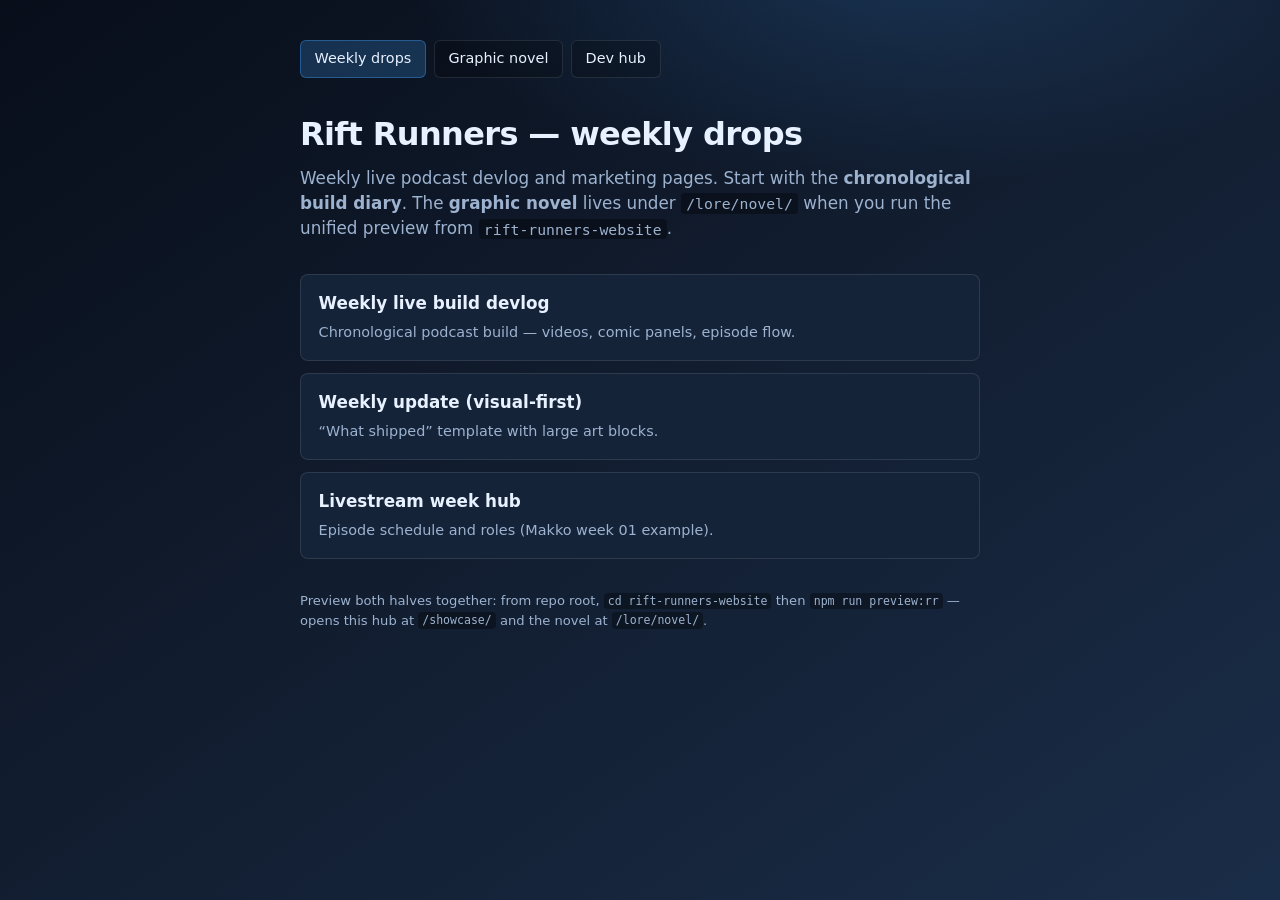
<file: showcase/index.html>
<!DOCTYPE html>
<html lang="en">
<head>
  <meta charset="UTF-8" />
  <meta name="viewport" content="width=device-width, initial-scale=1.0" />
  <meta name="description" content="Rift Runners — weekly drops hub and links to the web graphic novel." />
  <title>Rift Runners · Weekly drops hub</title>
  <style>
    :root {
      --bg: #080e1a;
      --card: #152338;
      --text: #e8f1ff;
      --muted: #9cb2cf;
      --accent: #3b8edf;
      --border: rgba(255, 255, 255, 0.1);
    }
    * { box-sizing: border-box; }
    body {
      margin: 0;
      min-height: 100vh;
      font-family: Inter, "Segoe UI", Roboto, system-ui, sans-serif;
      color: var(--text);
      background: radial-gradient(900px 420px at 70% -5%, rgba(59, 142, 223, 0.22), transparent 55%),
        linear-gradient(145deg, var(--bg) 0%, #111c2e 45%, #1a2d48 100%);
      line-height: 1.5;
    }
    .wrap { max-width: 720px; margin: 0 auto; padding: 2.5rem 1.25rem 4rem; }
    h1 { font-size: clamp(1.5rem, 4vw, 2rem); margin: 0 0 0.5rem; letter-spacing: -0.02em; }
    p.lead { color: var(--muted); margin: 0 0 2rem; font-size: 1.05rem; }
    nav.site { display: flex; flex-wrap: wrap; gap: 0.5rem; margin-bottom: 2rem; }
    nav.site a {
      display: inline-block;
      padding: 0.45rem 0.85rem;
      border-radius: 6px;
      border: 1px solid var(--border);
      color: var(--text);
      text-decoration: none;
      font-size: 0.9rem;
      background: rgba(0, 0, 0, 0.2);
    }
    nav.site a:hover { border-color: var(--accent); color: #fff; }
    nav.site a.primary { background: rgba(59, 142, 223, 0.25); border-color: rgba(59, 142, 223, 0.45); }
    ul.cards { list-style: none; margin: 0; padding: 0; display: flex; flex-direction: column; gap: 0.75rem; }
    ul.cards a {
      display: block;
      padding: 1rem 1.1rem;
      border-radius: 8px;
      border: 1px solid var(--border);
      background: var(--card);
      color: var(--text);
      text-decoration: none;
    }
    ul.cards a:hover { border-color: var(--accent); }
    ul.cards strong { display: block; font-size: 1.05rem; margin-bottom: 0.25rem; }
    ul.cards span { font-size: 0.9rem; color: var(--muted); }
    p.note { margin-top: 2rem; font-size: 0.82rem; color: var(--muted); }
    code { font-size: 0.88em; background: rgba(0, 0, 0, 0.35); padding: 0.12em 0.35em; border-radius: 4px; }
  </style>
</head>
<body>
  <div class="wrap">
    <nav class="site" aria-label="Rift Runners site">
      <a class="primary" href="/showcase/index.html" aria-current="page">Weekly drops</a>
      <a href="/lore/novel/index.html">Graphic novel</a>
      <a href="/">Dev hub</a>
    </nav>
    <h1>Rift Runners — weekly drops</h1>
    <p class="lead">Weekly live podcast devlog and marketing pages. Start with the <strong>chronological build diary</strong>. The <strong>graphic novel</strong> lives under <code>/lore/novel/</code> when you run the unified preview from <code>rift-runners-website</code>.</p>
    <ul class="cards">
      <li>
        <a href="rift-runners-how-to-make-a-2d-platformer-puzzle-game-with-ai.html">
          <strong>Weekly live build devlog</strong>
          <span>Chronological podcast build — videos, comic panels, episode flow.</span>
        </a>
      </li>
      <li>
        <a href="showcase-weekly-update-example.html">
          <strong>Weekly update (visual-first)</strong>
          <span>“What shipped” template with large art blocks.</span>
        </a>
      </li>
      <li>
        <a href="showcase-week-01-livestream-hub.html">
          <strong>Livestream week hub</strong>
          <span>Episode schedule and roles (Makko week 01 example).</span>
        </a>
      </li>
    </ul>
    <p class="note">Preview both halves together: from repo root, <code>cd rift-runners-website</code> then <code>npm run preview:rr</code> — opens this hub at <code>/showcase/</code> and the novel at <code>/lore/novel/</code>.</p>
  </div>
</body>
</html>
</file>
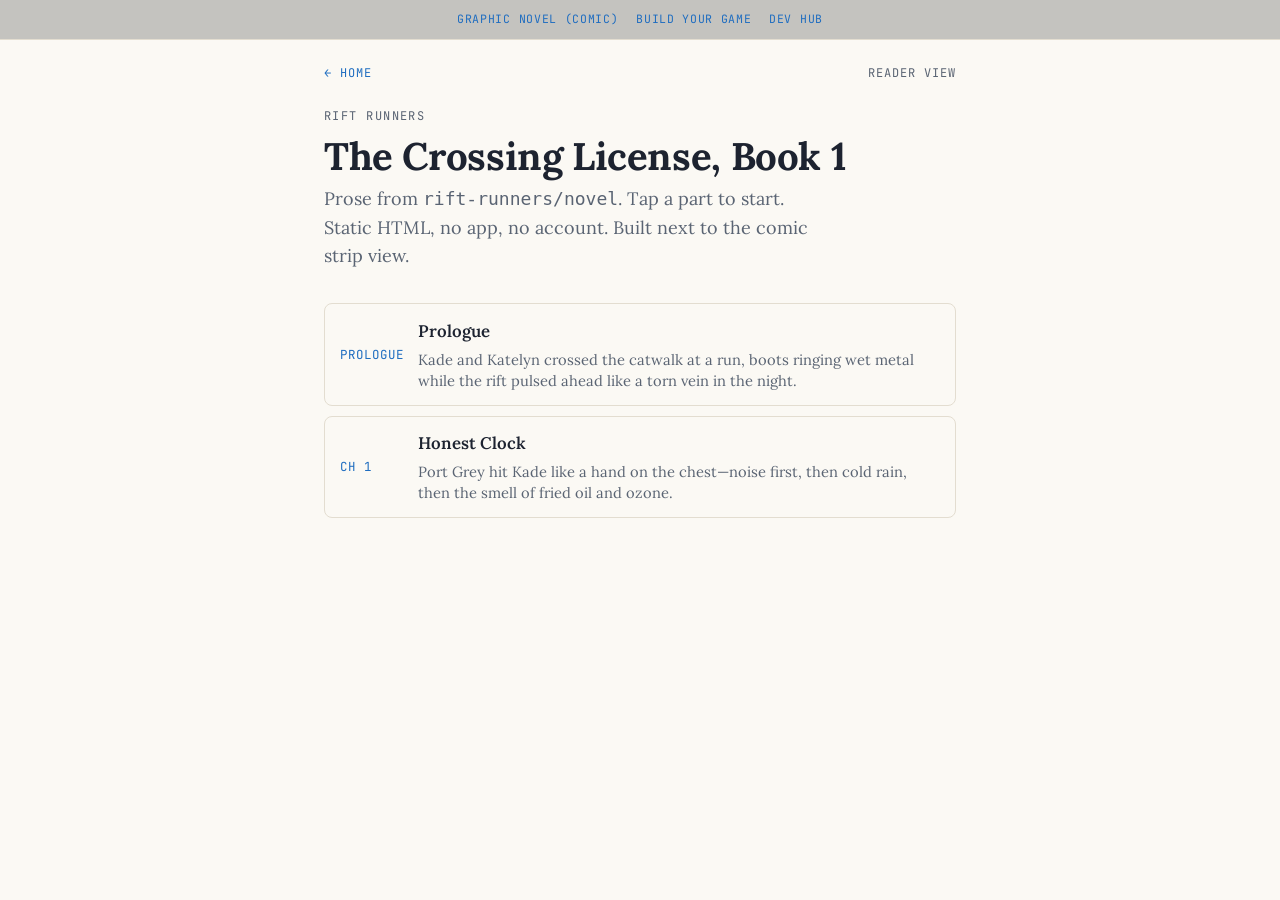
<file: lore/novel/read/index.html>
<!DOCTYPE html>
<html lang="en">
<head>
<meta charset="utf-8">
<meta name="viewport" content="width=device-width, initial-scale=1, viewport-fit=cover">
<meta name="color-scheme" content="dark light">
<title>The Crossing License, Book 1 | Rift Runners</title>
<meta name="description" content="Read The Crossing License (Rift Runners, Book 1): mobile-friendly prose reader generated from the same manuscript as the comic view.">
<link rel="preconnect" href="https://fonts.googleapis.com">
<link rel="preconnect" href="https://fonts.gstatic.com" crossorigin>
<link href="https://fonts.googleapis.com/css2?family=Lora:ital,wght@0,400;0,600;0,700&family=JetBrains+Mono:wght@400;500&display=swap" rel="stylesheet">
<style>
  :root {
    --bg: #0c0f14;
    --ink: #e6e8ee;
    --muted: #98a0ad;
    --accent: #3b8edf;
    --rule: #1c2230;
  }
  * { box-sizing: border-box; }
  html, body { background: var(--bg); color: var(--ink); }
  body {
    margin: 0;
    font-family: "Lora", Georgia, serif;
    font-size: 18px;
    line-height: 1.6;
    -webkit-text-size-adjust: 100%;
  }
  .read-shell {
    max-width: 42rem;
    margin: 0 auto;
    padding: 1.5rem 1.25rem 5rem;
  }
  .read-top {
    display: flex;
    align-items: center;
    justify-content: space-between;
    gap: 1rem;
    margin-bottom: 1.5rem;
    font-family: "JetBrains Mono", ui-monospace, monospace;
    font-size: 0.75rem;
    letter-spacing: 0.08em;
    text-transform: uppercase;
    color: var(--muted);
  }
  .read-top a { color: var(--accent); text-decoration: none; }
  .read-site {
    font-family: "JetBrains Mono", ui-monospace, monospace;
    font-size: 0.72rem;
    letter-spacing: 0.06em;
    text-transform: uppercase;
    border-bottom: 1px solid var(--rule);
    padding: 0.65rem 1.25rem;
    display: flex;
    flex-wrap: wrap;
    gap: 0.65rem 1.1rem;
    justify-content: center;
    background: rgba(0, 0, 0, 0.22);
  }
  .read-site a { color: var(--accent); text-decoration: none; }
  .read-site a:hover { text-decoration: underline; }
  .read-eyebrow {
    font-family: "JetBrains Mono", ui-monospace, monospace;
    font-size: 0.75rem;
    letter-spacing: 0.12em;
    text-transform: uppercase;
    color: var(--muted);
    margin: 0 0 0.5rem;
  }
  .read-title {
    font-family: "Lora", Georgia, serif;
    font-weight: 700;
    font-size: clamp(1.8rem, 1.4rem + 2vw, 2.4rem);
    line-height: 1.1;
    margin: 0 0 0.5rem;
    letter-spacing: -0.01em;
  }
  .read-lede {
    color: var(--muted);
    max-width: 32rem;
    margin: 0 0 2rem;
  }
  .toc { list-style: none; margin: 0; padding: 0; display: grid; gap: 0.6rem; }
  .toc__link {
    display: grid;
    grid-template-columns: 4rem 1fr;
    gap: 0.25rem 0.85rem;
    text-decoration: none;
    color: var(--ink);
    padding: 0.85rem 0.95rem;
    border: 1px solid var(--rule);
    border-radius: 8px;
    background: rgba(255,255,255,0.02);
  }
  .toc__link:hover { border-color: var(--accent); }
  .toc__no {
    grid-row: 1 / span 2;
    align-self: center;
    font-family: "JetBrains Mono", ui-monospace, monospace;
    font-size: 0.78rem;
    letter-spacing: 0.08em;
    text-transform: uppercase;
    color: var(--accent);
  }
  .toc__title {
    font-family: "Lora", Georgia, serif;
    font-weight: 600;
    font-size: 1.05rem;
  }
  .toc__teaser {
    color: var(--muted);
    font-size: 0.92rem;
    line-height: 1.45;
  }
  @media (max-width: 480px) {
    body { font-size: 17px; }
    .read-shell { padding: 1rem 1rem 4rem; }
    .toc__link { grid-template-columns: 3.4rem 1fr; padding: 0.75rem 0.85rem; }
  }
  @media (prefers-color-scheme: light) {
    :root {
      --bg: #fbf9f4;
      --ink: #1d2330;
      --muted: #5a6473;
      --accent: #1f6dc0;
      --rule: #e3ddd0;
    }
  }
</style>
</head>
<body>
  <nav class="read-site" aria-label="Rift Runners site">
    <a href="/lore/novel/index.html">Graphic novel (comic)</a>
    <a href="https://www.makko.ai/" target="_blank" rel="noopener noreferrer">Build your game</a>
    <a href="/">Dev hub</a>
  </nav>
  <main class="read-shell">
    <nav class="read-top" aria-label="Site navigation">
      <a href="/">&larr; Home</a>
      <span>Reader View</span>
    </nav>
    <p class="read-eyebrow">Rift Runners</p>
    <h1 class="read-title">The Crossing License, Book 1</h1>
    <p class="read-lede">Prose from <code>rift-runners/novel</code>. Tap a part to start. Static HTML, no app, no account. Built next to the comic strip view.</p>
    <ol class="toc">

      <li class="toc__item">
        <a class="toc__link" href="ch00.html">
          <span class="toc__no">Prologue</span>
          <span class="toc__title">Prologue</span>
          <span class="toc__teaser">Kade and Katelyn crossed the catwalk at a run, boots ringing wet metal while the rift pulsed ahead like a torn vein in the night.</span>
        </a>
      </li>
      <li class="toc__item">
        <a class="toc__link" href="ch01.html">
          <span class="toc__no">Ch 1</span>
          <span class="toc__title">Honest Clock</span>
          <span class="toc__teaser">Port Grey hit Kade like a hand on the chest—noise first, then cold rain, then the smell of fried oil and ozone.</span>
        </a>
      </li>
    </ol>
  </main>
</body>
</html>
</file>
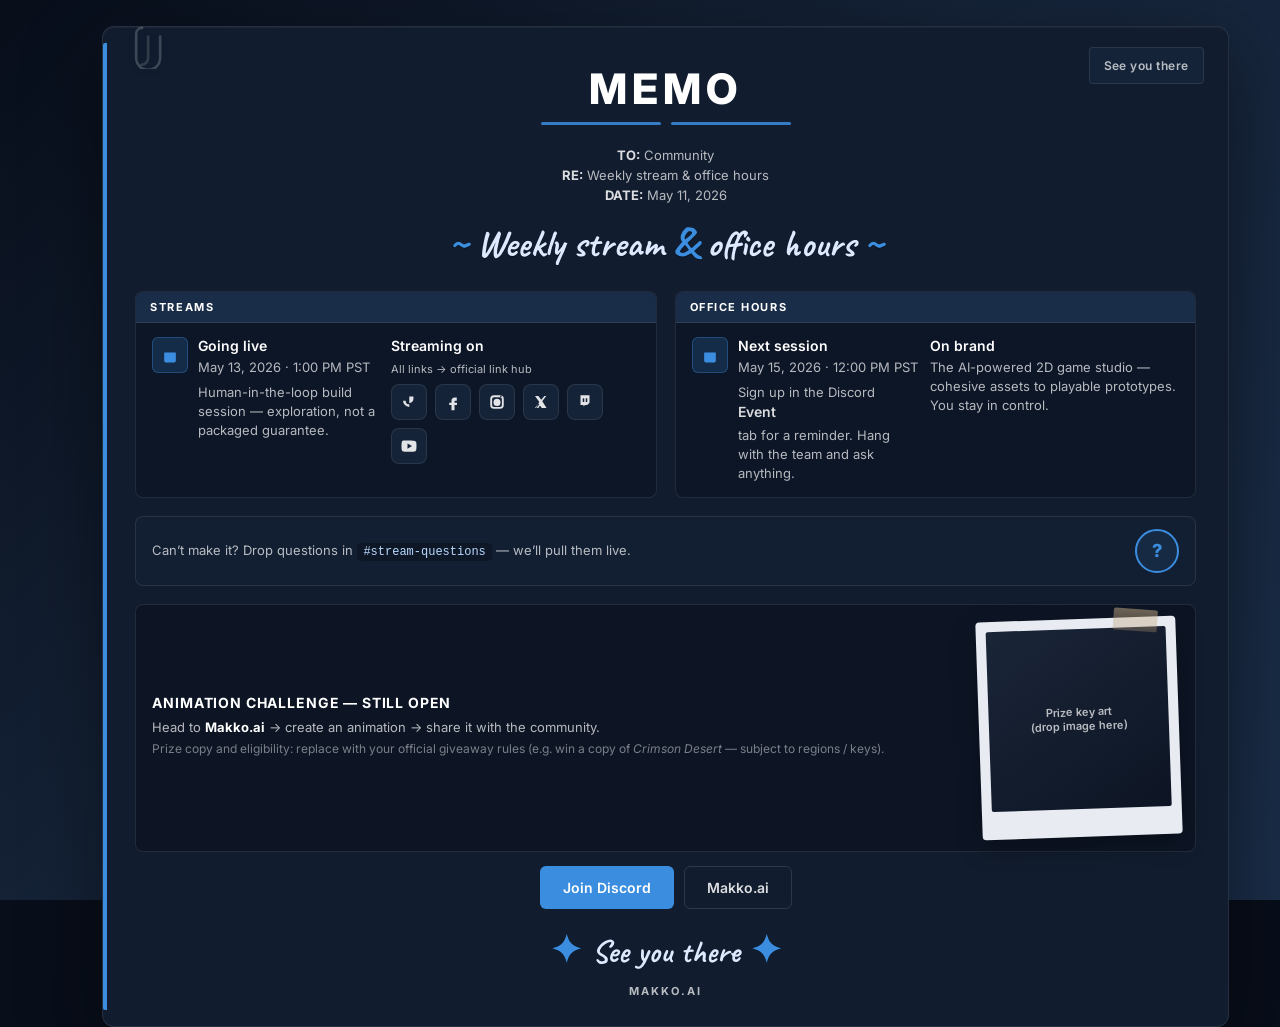
<file: showcase/makko-outro-slide-memo.html>
<!DOCTYPE html>
<html lang="en">
<head>
  <meta charset="UTF-8" />
  <meta name="viewport" content="width=device-width, initial-scale=1.0" />
  <title>Makko — Weekly stream outro (memo)</title>
  <!-- OBS: Browser source 1920×1080. Append ?vertical for 9:16 story safe layout. -->
  <link rel="preconnect" href="https://fonts.googleapis.com" />
  <link rel="preconnect" href="https://fonts.gstatic.com" crossorigin />
  <link href="https://fonts.googleapis.com/css2?family=Caveat:wght@600;700&family=Inter:wght@500;600;700&display=swap" rel="stylesheet" />
  <style>
    :root {
      --mk-dark-gray: #080e1a;
      --mk-dark-blue: #152338;
      --mk-medium-blue: #1a2d48;
      --mk-panel: #111c2e;
      --mk-accent: #3b8edf;
      --mk-text: #ffffff;
      --mk-text-70: rgba(255, 255, 255, 0.7);
      --mk-hairline: rgba(255, 255, 255, 0.09);
      --mk-stripe: 4px solid var(--mk-accent);
    }

    * { box-sizing: border-box; margin: 0; padding: 0; }

    html, body {
      height: 100%;
      background: var(--mk-dark-gray);
      font-family: Inter, Segoe UI, system-ui, sans-serif;
      color: var(--mk-text);
      -webkit-font-smoothing: antialiased;
    }

    /* Marketing gradient — Brand Bible §7 / video backgrounds */
    body {
      min-height: 100%;
      display: grid;
      place-items: center;
      padding: clamp(12px, 2vw, 28px);
      background: linear-gradient(135deg, var(--mk-dark-gray) 0%, var(--mk-dark-blue) 45%, var(--mk-medium-blue) 100%);
    }

    /* 16:9 stream outro (default) | ?vertical = 9:16 */
    .stage {
      width: min(1920px, 100vw);
      aspect-ratio: 16 / 9;
      max-height: min(1080px, 100vh);
      position: relative;
      display: grid;
      place-items: center;
    }

    body.vertical .stage {
      width: min(1080px, 100vw);
      aspect-ratio: 9 / 16;
      max-height: min(1920px, 100vh);
    }

    /* “Memo” panel — dark slide master + panel (Bible: #080e1a bg, #152338 blocks) */
    .memo {
      width: 88%;
      max-width: 1240px;
      background: var(--mk-panel);
      border: 1px solid var(--mk-hairline);
      border-radius: 12px;
      padding: clamp(20px, 2.2vw, 36px) clamp(22px, 2.5vw, 40px);
      position: relative;
      box-shadow:
        0 24px 80px rgba(0, 0, 0, 0.45),
        inset 0 1px 0 rgba(255, 255, 255, 0.04);
    }

    body.vertical .memo {
      width: 78%;
      max-width: 820px;
    }

    /* Accent stripe — lower-third rule adapted to memo plate edge */
    .memo::before {
      content: "";
      position: absolute;
      left: 0;
      top: 16px;
      bottom: 16px;
      width: 4px;
      background: var(--mk-accent);
      border-radius: 2px 0 0 2px;
    }

    /* Paperclip — subtle tactile nod to inspiration, monochrome */
    .paperclip {
      position: absolute;
      top: -6px;
      left: 28px;
      width: 36px;
      height: 48px;
      opacity: 0.55;
      filter: drop-shadow(0 2px 4px rgba(0,0,0,0.4));
    }

    .paperclip svg { width: 100%; height: 100%; }

    .stamp {
      position: absolute;
      top: 20px;
      right: 24px;
      background: var(--mk-dark-blue);
      border: 1px solid var(--mk-hairline);
      padding: 10px 14px;
      font-size: 12px;
      font-weight: 600;
      letter-spacing: 0.04em;
      color: var(--mk-text-70);
      border-radius: 4px;
    }

    .memo-header {
      text-align: center;
      margin-bottom: clamp(14px, 2vw, 22px);
      padding-top: 8px;
    }

    .memo-label {
      font-size: clamp(28px, 3.5vw, 42px);
      font-weight: 800;
      letter-spacing: 0.12em;
      color: var(--mk-text);
    }

    .memo-underline {
      display: flex;
      justify-content: center;
      gap: 10px;
      margin-top: 8px;
    }

    .memo-underline span {
      height: 3px;
      width: min(120px, 18vw);
      background: var(--mk-accent);
      border-radius: 2px;
      opacity: 0.85;
    }

    .meta-lines {
      display: grid;
      gap: 4px;
      font-size: 13px;
      color: var(--mk-text-70);
      margin-bottom: 14px;
      text-align: center;
    }

    .title-script {
      font-family: "Caveat", Inter, cursive;
      font-size: clamp(26px, 3.2vw, 38px);
      font-weight: 700;
      color: #dce9ff;
      text-align: center;
      line-height: 1.15;
      margin-bottom: clamp(16px, 2vw, 24px);
      text-shadow: 0 1px 0 rgba(0,0,0,0.35);
    }

    .title-script .motion {
      color: var(--mk-accent);
      font-size: 1.15em;
    }

    .grid-2 {
      display: grid;
      grid-template-columns: 1fr 1fr;
      gap: clamp(12px, 1.5vw, 18px);
      margin-bottom: clamp(12px, 1.5vw, 18px);
    }

    body.vertical .grid-2 {
      grid-template-columns: 1fr;
    }

    .block {
      border: 1px solid var(--mk-hairline);
      border-radius: 8px;
      overflow: hidden;
      background: rgba(8, 14, 26, 0.35);
    }

    .block-tab {
      background: var(--mk-medium-blue);
      padding: 8px 14px;
      font-size: 11px;
      font-weight: 700;
      letter-spacing: 0.14em;
      text-transform: uppercase;
      color: var(--mk-text);
      border-bottom: 1px solid var(--mk-hairline);
    }

    .block-body {
      padding: 14px 16px;
      display: grid;
      grid-template-columns: 1fr 1.1fr;
      gap: 12px;
      align-items: start;
    }

    body.vertical .block-body {
      grid-template-columns: 1fr;
    }

    .cal-line {
      display: flex;
      gap: 10px;
      align-items: flex-start;
    }

    .cal-icon {
      flex-shrink: 0;
      width: 36px;
      height: 36px;
      border-radius: 6px;
      background: rgba(59, 142, 223, 0.18);
      border: 1px solid rgba(59, 142, 223, 0.35);
      display: grid;
      place-items: center;
    }

    .cal-icon svg { width: 20px; height: 20px; fill: var(--mk-accent); }

    .block-body strong {
      display: block;
      font-size: 14px;
      font-weight: 600;
      margin-bottom: 4px;
      color: var(--mk-text);
    }

    .block-body p, .block-body .muted {
      font-size: 13px;
      color: var(--mk-text-70);
      line-height: 1.45;
    }

    .social-row {
      display: flex;
      flex-wrap: wrap;
      gap: 8px;
      align-items: center;
      margin-top: 8px;
    }

    .social-row span { font-size: 11px; color: var(--mk-text-70); width: 100%; }

    .social-row a {
      display: grid;
      place-items: center;
      width: 36px;
      height: 36px;
      border-radius: 8px;
      border: 1px solid var(--mk-hairline);
      background: var(--mk-dark-blue);
      transition: border-color 0.15s, background 0.15s;
    }

    .social-row a:hover {
      border-color: rgba(59, 142, 223, 0.45);
      background: rgba(59, 142, 223, 0.12);
    }

    .social-row svg { width: 18px; height: 18px; fill: rgba(255,255,255,0.88); }

    .questions-box {
      border: 1px solid var(--mk-hairline);
      border-radius: 8px;
      padding: 12px 16px;
      display: flex;
      align-items: center;
      justify-content: space-between;
      gap: 14px;
      margin-bottom: clamp(12px, 1.5vw, 18px);
      background: rgba(21, 35, 56, 0.55);
    }

    .questions-box p {
      font-size: 13px;
      color: var(--mk-text-70);
      flex: 1;
    }

    .questions-box code {
      font-family: ui-monospace, monospace;
      font-size: 12px;
      color: #b8d9ff;
      background: rgba(0,0,0,0.25);
      padding: 2px 6px;
      border-radius: 4px;
    }

    .bubble {
      flex-shrink: 0;
      width: 44px;
      height: 44px;
      border-radius: 50%;
      border: 2px solid var(--mk-accent);
      display: grid;
      place-items: center;
      font-weight: 800;
      font-size: 18px;
      color: var(--mk-accent);
      background: rgba(59, 142, 223, 0.1);
    }

    .challenge {
      display: grid;
      grid-template-columns: 1fr auto;
      gap: 16px;
      align-items: center;
      border: 1px solid var(--mk-hairline);
      border-radius: 8px;
      padding: 14px 16px;
      background: rgba(8, 14, 26, 0.4);
    }

    body.vertical .challenge {
      grid-template-columns: 1fr;
      justify-items: center;
      text-align: center;
    }

    .challenge-copy h3 {
      font-size: 14px;
      font-weight: 700;
      text-transform: uppercase;
      letter-spacing: 0.06em;
      margin-bottom: 8px;
      color: var(--mk-text);
    }

    .challenge-copy p { font-size: 13px; color: var(--mk-text-70); margin-bottom: 6px; }

    .challenge-copy .faded {
      font-size: 12px;
      color: rgba(255, 255, 255, 0.45);
    }

    /* Polaroid-style prize frame — tactile nod, dark interior */
    .polaroid {
      width: min(200px, 28vw);
      padding: 10px 10px 28px;
      background: #e8ecf2;
      border-radius: 4px;
      box-shadow: 0 8px 24px rgba(0,0,0,0.35);
      transform: rotate(-2deg);
      position: relative;
    }

    body.vertical .polaroid {
      width: min(220px, 55vw);
    }

    .polaroid::after {
      content: "";
      position: absolute;
      top: -8px;
      right: 18px;
      width: 44px;
      height: 22px;
      background: linear-gradient(180deg, rgba(210, 180, 140, 0.55), rgba(180, 150, 110, 0.35));
      border-radius: 2px;
      opacity: 0.9;
      transform: rotate(6deg);
      pointer-events: none;
    }

    .polaroid .photo {
      aspect-ratio: 1;
      background: linear-gradient(145deg, #1a2538, #0d1524);
      border-radius: 2px;
      display: grid;
      place-items: center;
      overflow: hidden;
    }

    .polaroid .photo img {
      width: 100%;
      height: 100%;
      object-fit: cover;
    }

    .polaroid .photo .ph {
      font-size: 11px;
      font-weight: 600;
      color: var(--mk-text-70);
      text-align: center;
      padding: 8px;
    }

    .footer-line {
      display: flex;
      align-items: center;
      justify-content: center;
      gap: 10px;
      margin-top: clamp(16px, 2vw, 22px);
      font-family: "Caveat", cursive;
      font-size: clamp(22px, 2.8vw, 32px);
      font-weight: 700;
      color: #dce9ff;
    }

    .footer-line .star {
      color: var(--mk-accent);
      font-size: 1.2em;
      line-height: 1;
    }

    .brand-lockup {
      text-align: center;
      margin-top: 12px;
      font-size: 11px;
      font-weight: 700;
      letter-spacing: 0.18em;
      color: var(--mk-text-70);
    }

    .cta-row {
      display: flex;
      flex-wrap: wrap;
      gap: 10px;
      justify-content: center;
      margin-top: 14px;
    }

    .btn {
      display: inline-flex;
      align-items: center;
      justify-content: center;
      padding: 12px 22px;
      border-radius: 6px;
      font-size: 14px;
      font-weight: 600;
      text-decoration: none;
      border: 1px solid transparent;
    }

    .btn-primary {
      background: var(--mk-accent);
      color: var(--mk-text);
      border-color: rgba(59, 142, 223, 0.75);
    }

    .btn-secondary {
      background: transparent;
      color: rgba(255, 255, 255, 0.85);
      border-color: rgba(255, 255, 255, 0.12);
    }

    @media (max-width: 720px) {
      .grid-2 { grid-template-columns: 1fr; }
      .block-body { grid-template-columns: 1fr; }
      .challenge { grid-template-columns: 1fr; }
    }
  </style>
</head>
<body>
  <div class="stage">
    <article class="memo" aria-label="Weekly stream and office hours outro">
      <div class="paperclip" aria-hidden="true">
        <svg viewBox="0 0 40 56" fill="none" xmlns="http://www.w3.org/2000/svg">
          <path d="M12 8c-4 0-7 3-7 7v28c0 8 6 14 14 14s14-6 14-14V18" stroke="rgba(255,255,255,0.35)" stroke-width="3" stroke-linecap="round"/>
          <path d="M19 18v25c0 4.5-3.5 8-8 8" stroke="rgba(255,255,255,0.25)" stroke-width="3" stroke-linecap="round"/>
        </svg>
      </div>
      <div class="stamp">See you there</div>

      <header class="memo-header">
        <div class="memo-label">MEMO</div>
        <div class="memo-underline" aria-hidden="true"><span></span><span></span></div>
      </header>

      <div class="meta-lines">
        <div><strong style="color: rgba(255,255,255,0.85);">TO:</strong> Community</div>
        <div><strong style="color: rgba(255,255,255,0.85);">RE:</strong> Weekly stream &amp; office hours</div>
        <div><strong style="color: rgba(255,255,255,0.85);">DATE:</strong> May 11, 2026</div>
      </div>

      <h1 class="title-script"><span class="motion">~</span> Weekly stream <span class="motion">&amp;</span> office hours <span class="motion">~</span></h1>

      <div class="grid-2">
        <section class="block">
          <div class="block-tab">Streams</div>
          <div class="block-body">
            <div class="cal-line">
              <div class="cal-icon" aria-hidden="true">
                <svg viewBox="0 0 24 24"><path d="M7 2v2M17 2v2M4 7h16M5 9v10a2 2 0 002 2h10a2 2 0 002-2V9"/></svg>
              </div>
              <div>
                <strong>Going live</strong>
                <p><span id="stream-datetime">May 13, 2026 · 1:00 PM PST</span></p>
                <p class="muted" style="margin-top:6px;">Human-in-the-loop build session — exploration, not a packaged guarantee.</p>
              </div>
            </div>
            <div>
              <strong>Streaming on</strong>
              <div class="social-row">
                <span>All links → official link hub</span>
                <a href="#" title="TikTok" aria-label="TikTok"><svg viewBox="0 0 24 24"><path d="M14.5 4.5h3.4v3.4a5.5 5.5 0 01-5.5 5.5v5.1a8.3 8.3 0 01-8.3-8.3h3.4a4.9 4.9 0 004.9 4.9V4.5z"/></svg></a>
                <a href="#" title="Facebook" aria-label="Facebook"><svg viewBox="0 0 24 24"><path d="M14 9h3V6h-3c-2.2 0-4 1.8-4 4v3H7v3h3v7h4v-7h3.2l.3-3H14v-1.5c0-.8.2-1.3 1.3-1.3H17V9h-3z"/></svg></a>
                <a href="#" title="Instagram" aria-label="Instagram"><svg viewBox="0 0 24 24"><path d="M8 3h8a5 5 0 015 5v8a5 5 0 01-5 5H8a5 5 0 01-5-5V8a5 5 0 015-5zm0 2.5A2.5 2.5 0 005.5 8v8A2.5 2.5 0 008 18.5h8a2.5 2.5 0 002.5-2.5V8A2.5 2.5 0 0016 5.5H8zm4 2.3a4.7 4.7 0 110 9.4 4.7 4.7 0 010-9.4zm5.2-4.5a1.1 1.1 0 100 2.2 1.1 1.1 0 000-2.2z"/></svg></a>
                <a href="#" title="X" aria-label="X"><svg viewBox="0 0 24 24"><path d="M4 4h3.5l4.4 6L16.5 20H13l-4.6-6.4L5.2 20H4l5.8-8L4 4zm12.6 0h2.4l-5.3 7.1L19.4 20h-2.7l-4.3-5.8L8.4 20H6l5.6-7.4L6 4h2.5l3.8 5.1L16.6 4z"/></svg></a>
                <a href="#" title="Twitch" aria-label="Twitch"><svg viewBox="0 0 24 24"><path d="M6 3h12v10l-3 3h-3l-2 2v-2H6V3zm3 4v5h2V7H9zm4 0v5h2V7h-2z"/></svg></a>
                <a href="#" title="YouTube" aria-label="YouTube"><svg viewBox="0 0 24 24"><path d="M21.6 7.2c-.2-1-1-1.8-2-2C17.8 4.5 12 4.5 12 4.5s-5.8 0-7.6.3c-1 .2-1.8 1-2 2-.4 1.7-.4 5.3-.4 5.3s0 3.6.4 5.3c.2 1 1 1.8 2 2 1.8.3 7.6.3 7.6.3s5.8 0 7.6-.3c1-.2 1.8-1 2-2 .4-1.7.4-5.3.4-5.3s0-3.6-.4-5.3zM10 15.5v-7l6 3.5-6 3.5z"/></svg></a>
              </div>
            </div>
          </div>
        </section>

        <section class="block">
          <div class="block-tab">Office hours</div>
          <div class="block-body">
            <div class="cal-line">
              <div class="cal-icon" aria-hidden="true">
                <svg viewBox="0 0 24 24"><path d="M7 2v2M17 2v2M4 7h16M5 9v10a2 2 0 002 2h10a2 2 0 002-2V9"/></svg>
              </div>
              <div>
                <strong>Next session</strong>
                <p><span id="office-datetime">May 15, 2026 · 12:00 PM PST</span></p>
                <p class="muted" style="margin-top:6px;">Sign up in the Discord <strong style="color: rgba(255,255,255,0.85);">Event</strong> tab for a reminder. Hang with the team and ask anything.</p>
              </div>
            </div>
            <div>
              <strong>On brand</strong>
              <p>The AI-powered 2D game studio — cohesive assets to playable prototypes. You stay in control.</p>
            </div>
          </div>
        </section>
      </div>

      <div class="questions-box">
        <p>Can’t make it? Drop questions in <code>#stream-questions</code> — we’ll pull them live.</p>
        <div class="bubble" aria-hidden="true">?</div>
      </div>

      <div class="challenge">
        <div class="challenge-copy">
          <h3>Animation challenge — still open</h3>
          <p>Head to <strong style="color: #fff;">Makko.ai</strong> → create an animation → share it with the community.</p>
          <p class="faded">Prize copy and eligibility: replace with your official giveaway rules (e.g. win a copy of <em>Crimson Desert</em> — subject to regions / keys).</p>
        </div>
        <figure class="polaroid">
          <div class="photo">
            <!-- Add when approved: <img src="./assets/your-prize-key-art.png" alt="Prize game" style="width:100%;height:100%;object-fit:cover;" /> -->
            <div class="ph">Prize key art<br />(drop image here)</div>
          </div>
        </figure>
      </div>

      <div class="cta-row">
        <a class="btn btn-primary" href="#">Join Discord</a>
        <a class="btn btn-secondary" href="#">Makko.ai</a>
      </div>

      <div class="footer-line"><span class="star" aria-hidden="true">✦</span> See you there <span class="star" aria-hidden="true">✦</span></div>
      <p class="brand-lockup">MAKKO.AI</p>
    </article>
  </div>

  <script>
    if (new URLSearchParams(location.search).has("vertical")) {
      document.body.classList.add("vertical");
    }
  </script>
</body>
</html>
</file>
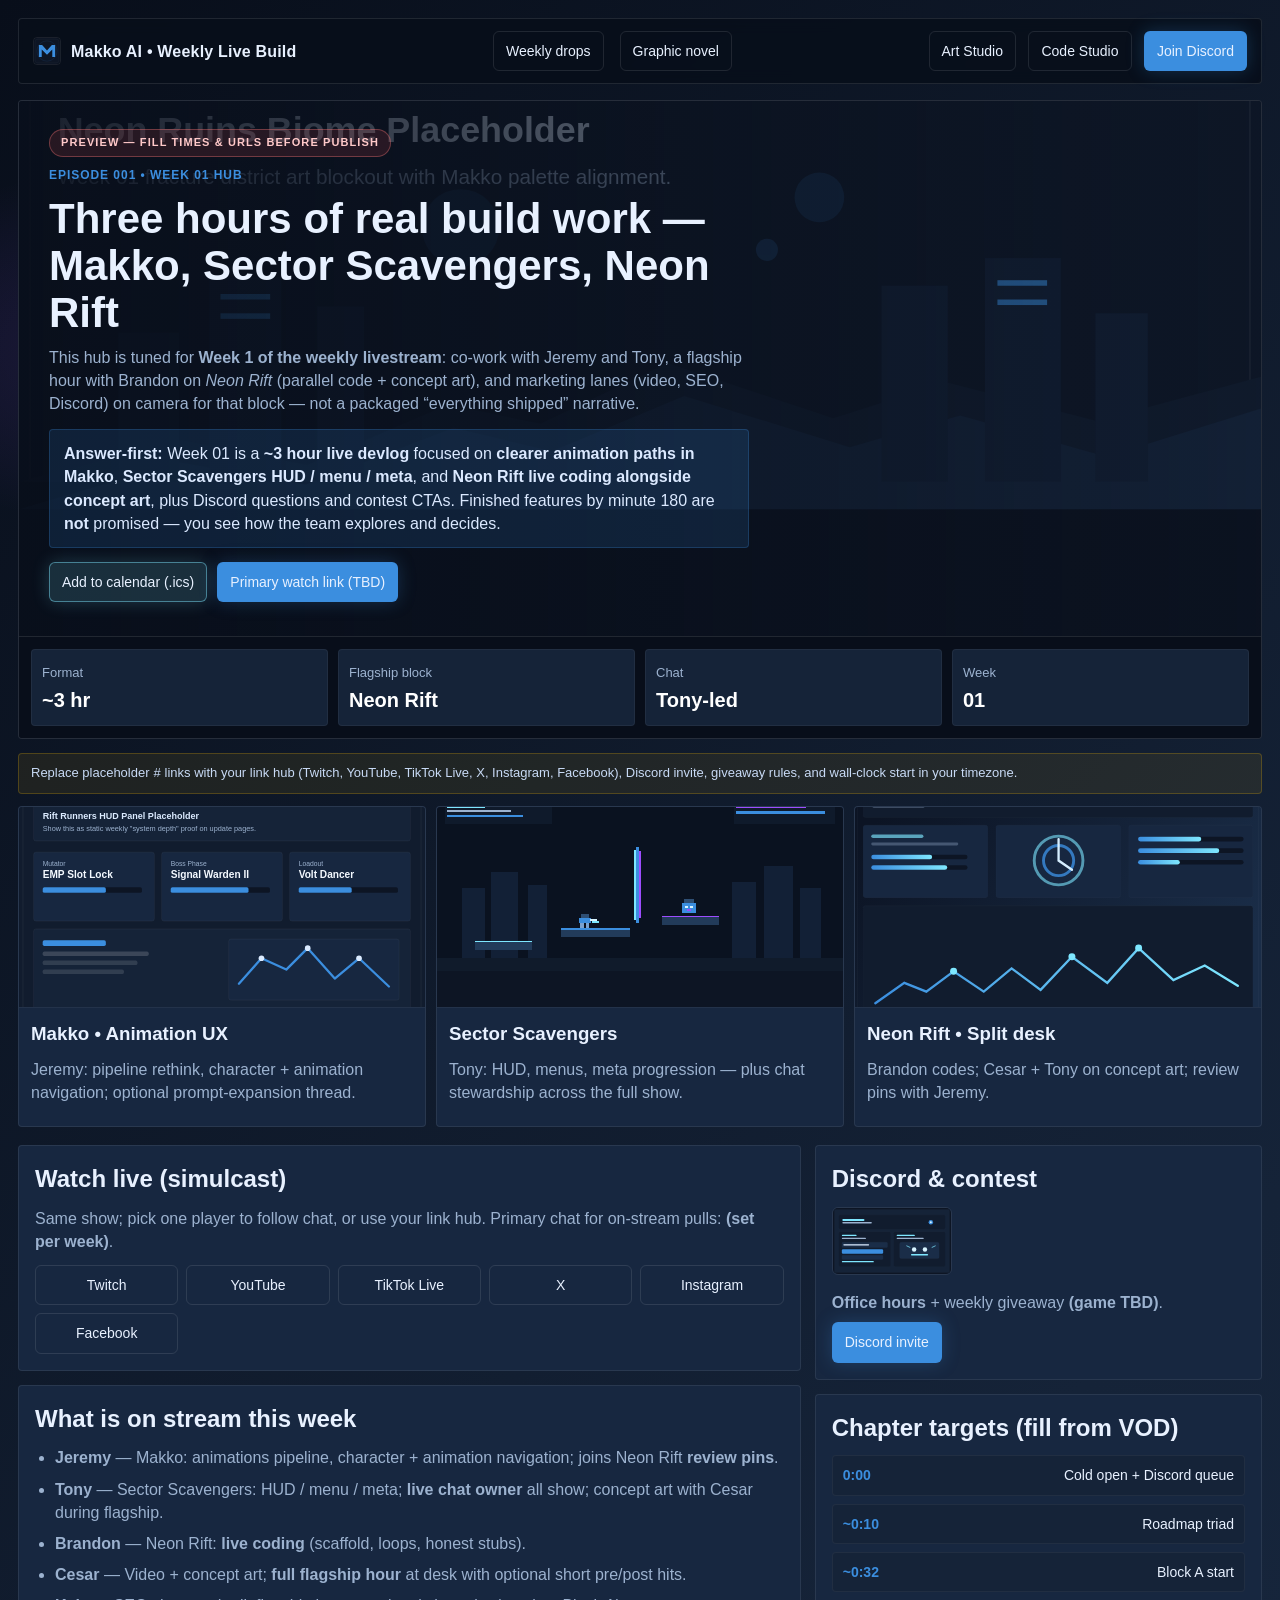
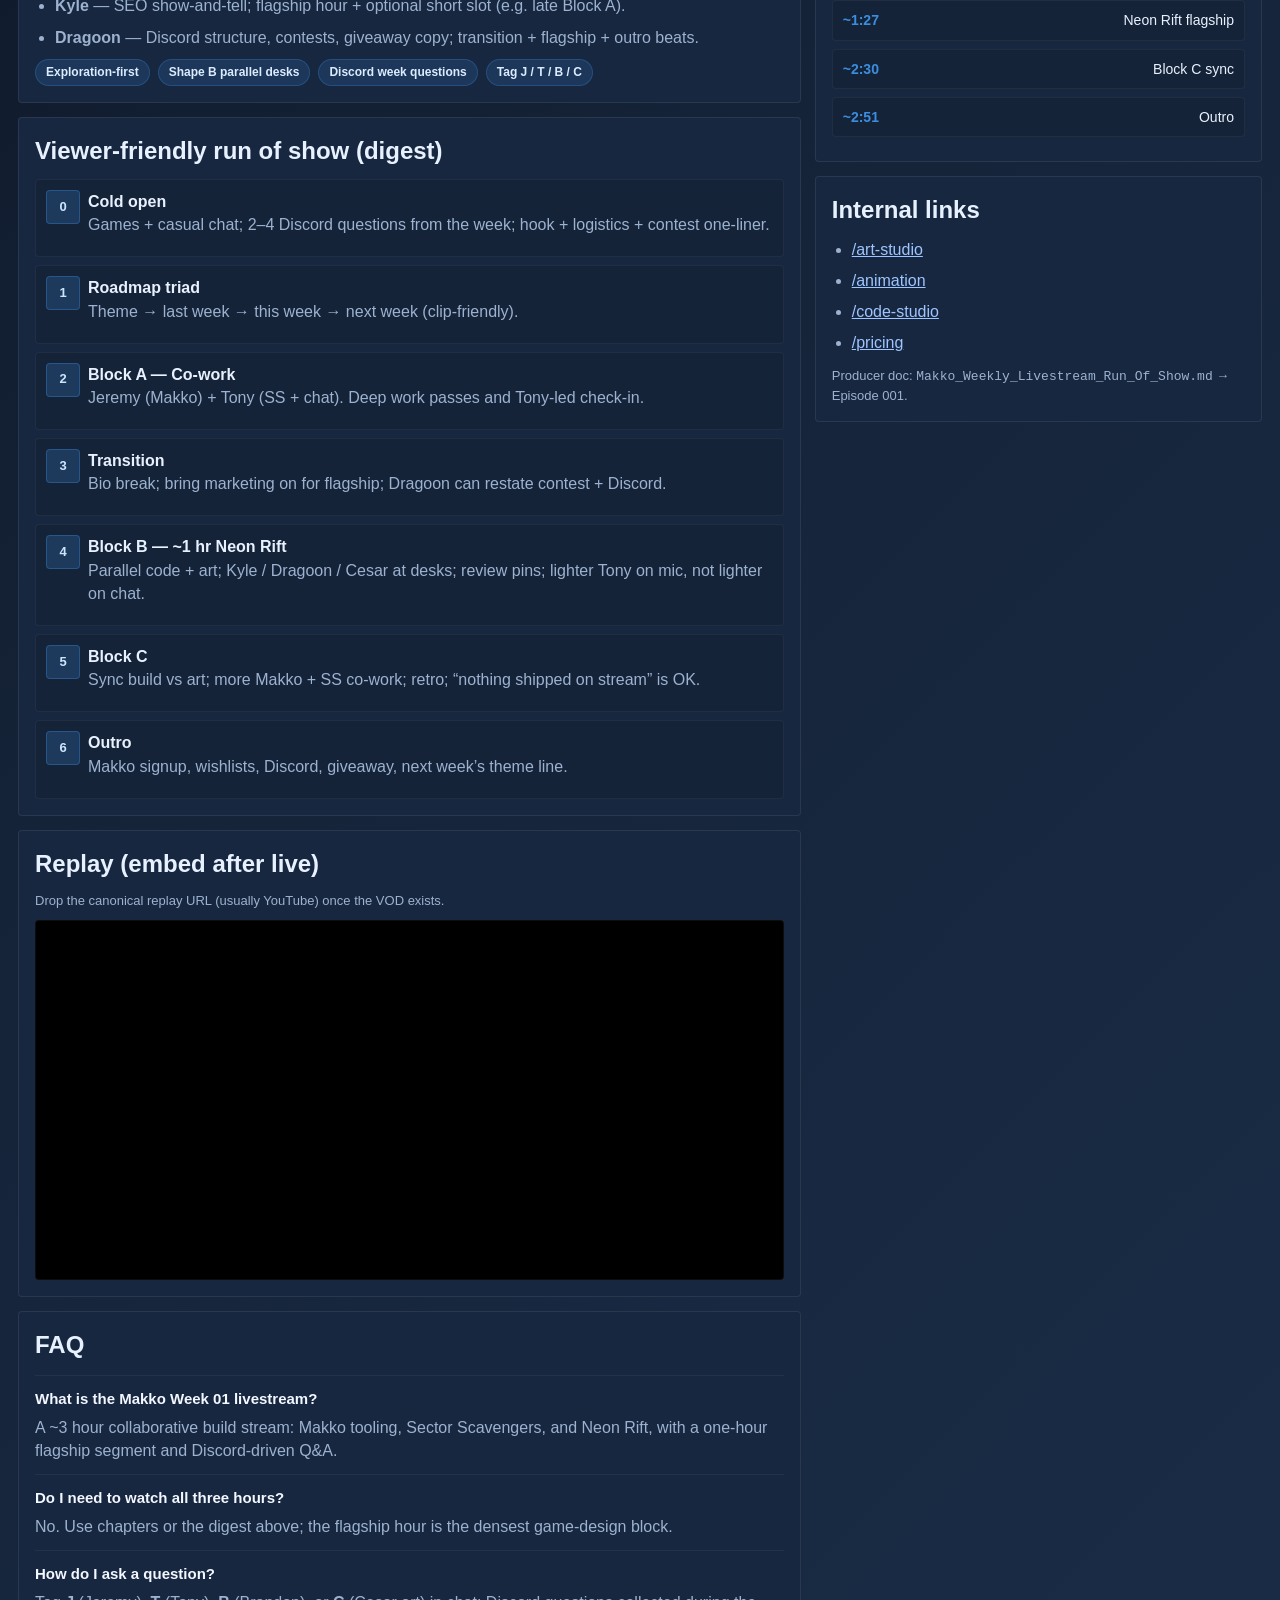
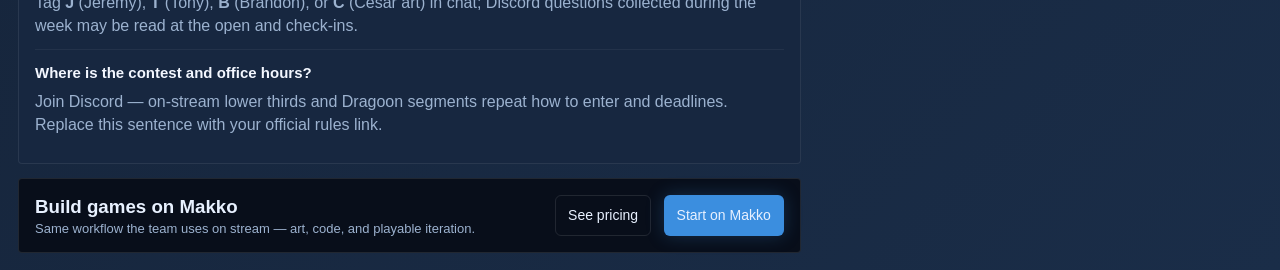
<file: showcase/showcase-week-01-livestream-hub.html>
<!DOCTYPE html>
<html lang="en">
<head>
  <meta charset="UTF-8" />
  <meta name="viewport" content="width=device-width, initial-scale=1.0" />
  <meta name="description" content="Week 01 — Makko weekly live build: animation UX, Sector Scavengers HUD, Neon Rift parallel code and concept art. Where to watch, Discord, and what we are exploring." />
  <title>Makko Weekly Live Build | Week 01</title>
  <style>
    :root {
      --studio-nav: #080e1a;
      --studio-subheader: #0d1524;
      --studio-canvas: #111c2e;
      --studio-tabs: #152338;
      --studio-cards: #172740;
      --studio-tabs-hover: #1a2d48;
      --studio-accent: #3b8edf;
      --text-main: #e8f1ff;
      --text-muted: #9cb2cf;
      --border-strong: rgba(255, 255, 255, 0.1);
      --border-medium: rgba(255, 255, 255, 0.08);
      --border-subtle: rgba(255, 255, 255, 0.05);
    }
    * { box-sizing: border-box; }
    body {
      margin: 0;
      font-family: Inter, Segoe UI, Roboto, Arial, sans-serif;
      color: var(--text-main);
      line-height: 1.45;
      background: radial-gradient(1200px 500px at 80% -10%, rgba(59, 142, 223, 0.24), transparent 60%),
        radial-gradient(700px 300px at 20% 10%, rgba(157, 77, 255, 0.18), transparent 65%),
        linear-gradient(135deg, #080e1a 0%, #152338 52%, #1a2d48 100%);
    }
    .shell { max-width: 1280px; margin: 0 auto; padding: 18px; }
    .topbar {
      position: sticky; top: 12px; z-index: 20; margin-bottom: 16px;
      backdrop-filter: blur(8px); background: rgba(8, 14, 26, 0.86);
      border: 1px solid var(--border-strong); border-radius: 4px; padding: 12px 14px;
      display: flex; justify-content: space-between; align-items: center; flex-wrap: wrap; gap: 10px;
    }
    .brand { display: flex; align-items: center; gap: 10px; font-weight: 700; letter-spacing: 0.2px; }
    .brand img { width: 28px; height: 28px; border-radius: 4px; border: 1px solid var(--border-medium); }
    .btn {
      border-radius: 6px; border: 1px solid var(--border-strong); color: var(--text-main);
      background: transparent; padding: 9px 12px; font-size: 14px; text-decoration: none;
      display: inline-block; margin-left: 8px;
    }
    .btn.primary {
      background: var(--studio-accent); border-color: rgba(59, 142, 223, 0.7);
      box-shadow: 0 0 18px rgba(59, 142, 223, 0.25);
    }
    .btn.trailer {
      background: rgba(126, 231, 255, 0.15); border-color: rgba(126, 231, 255, 0.45);
      box-shadow: 0 0 18px rgba(126, 231, 255, 0.2);
    }
    .eyebrow {
      color: var(--studio-accent); font-size: 12px; font-weight: 700;
      letter-spacing: 0.08em; text-transform: uppercase; margin-bottom: 10px;
    }
    .live-pill {
      display: inline-block; background: rgba(255, 80, 80, 0.12);
      border: 1px solid rgba(255, 120, 120, 0.35); color: #ffc9c9;
      font-size: 11px; font-weight: 700; letter-spacing: 0.1em; text-transform: uppercase;
      padding: 5px 11px; border-radius: 999px; margin-bottom: 10px;
    }
    .hero {
      border: 1px solid var(--border-strong); border-radius: 4px; overflow: hidden;
      background: var(--studio-subheader); margin-bottom: 14px;
    }
    .hero-art {
      position: relative; min-height: 440px;
      background: linear-gradient(to right, rgba(8, 14, 26, 0.92), rgba(8, 14, 26, 0.42)),
        url("./assets/neon-ruins-biome-placeholder.svg") center/cover no-repeat;
      padding: 28px 30px 34px; display: flex; align-items: flex-end;
    }
    .hero-copy { max-width: 720px; position: relative; z-index: 2; }
    .trailer-row { display: flex; gap: 10px; margin-top: 14px; flex-wrap: wrap; }
    .trailer-row .btn { margin-left: 0; }
    h1, h2, h3 { margin: 0 0 10px; }
    h1 { font-size: clamp(26px, 3.6vw, 42px); line-height: 1.12; }
    p { margin: 0 0 10px; color: var(--text-muted); }
    .answer-first {
      margin-top: 14px; background: rgba(59, 142, 223, 0.14);
      border: 1px solid rgba(59, 142, 223, 0.24); border-radius: 4px; padding: 12px 14px;
      color: #dbe9ff; max-width: 700px;
    }
    .hero-metrics {
      display: grid; grid-template-columns: repeat(4, 1fr); gap: 10px; padding: 12px;
      border-top: 1px solid var(--border-strong); background: var(--studio-nav);
    }
    .metric {
      background: var(--studio-tabs); border: 1px solid var(--border-subtle);
      border-radius: 4px; padding: 10px;
    }
    .metric strong { display: block; font-size: 20px; color: #fff; margin-top: 2px; }
    .muted { color: var(--text-muted); font-size: 13px; }
    .watch-grid {
      display: grid; grid-template-columns: repeat(auto-fill, minmax(130px, 1fr));
      gap: 8px; margin-top: 12px;
    }
    .watch-grid .btn { margin-left: 0; text-align: center; }
    .layout { display: grid; grid-template-columns: 1.75fr 1fr; gap: 14px; }
    .card {
      background: var(--studio-cards); border: 1px solid var(--border-medium);
      border-radius: 4px; padding: 16px; margin-bottom: 14px;
    }
    .chips { display: flex; flex-wrap: wrap; gap: 8px; margin-top: 10px; }
    .chip {
      background: rgba(59, 142, 223, 0.16); border: 1px solid rgba(59, 142, 223, 0.28);
      border-radius: 999px; color: #dcecff; padding: 4px 10px; font-size: 12px; font-weight: 600;
    }
    ul { margin: 0; padding-left: 20px; color: var(--text-muted); }
    li { margin-bottom: 8px; }
    .timeline { display: grid; gap: 8px; margin-top: 10px; }
    .step {
      background: var(--studio-tabs); border: 1px solid var(--border-subtle);
      border-radius: 4px; padding: 10px; display: grid;
      grid-template-columns: 34px 1fr; gap: 8px; align-items: start;
    }
    .badge {
      width: 34px; height: 34px; border-radius: 4px; background: rgba(59, 142, 223, 0.22);
      border: 1px solid rgba(59, 142, 223, 0.35); display: grid; place-items: center;
      color: #cde4ff; font-weight: 800; font-size: 13px;
    }
    .chapter-row {
      display: flex; justify-content: space-between; align-items: center;
      background: var(--studio-tabs); border: 1px solid var(--border-subtle);
      border-radius: 4px; padding: 9px 10px; margin-bottom: 8px; font-size: 14px;
    }
    .chapter-row span:first-child { color: var(--studio-accent); font-weight: 700; font-variant-numeric: tabular-nums; }
    .faq { margin-top: 12px; padding-top: 12px; border-top: 1px solid var(--border-subtle); }
    .faq h4 { font-size: 15px; margin: 0 0 6px; color: #f3f7ff; }
    .cta-strip {
      background: var(--studio-nav); border: 1px solid var(--border-strong); border-radius: 4px;
      display: flex; justify-content: space-between; align-items: center; gap: 12px;
      padding: 14px 16px; flex-wrap: wrap;
    }
    .discord-row { display: flex; align-items: center; gap: 16px; flex-wrap: wrap; }
    .discord-row img { width: 120px; height: auto; border-radius: 6px; border: 1px solid var(--border-medium); }
    iframe { border-radius: 4px; border: 1px solid var(--border-subtle); background: #000; width: 100%; display: block; }
    .scene-strip { display: grid; grid-template-columns: repeat(3, 1fr); gap: 10px; margin: 12px 0 18px; }
    .scene-card {
      background: var(--studio-cards); border: 1px solid var(--border-medium);
      border-radius: 4px; overflow: hidden;
    }
    .scene-card img { width: 100%; height: 200px; object-fit: cover; display: block; }
    .scene-card .copy { padding: 12px; border-top: 1px solid var(--border-subtle); }
    .notice {
      font-size: 13px; color: #c8daf5; background: rgba(255, 193, 7, 0.08);
      border: 1px solid rgba(255, 193, 7, 0.22); border-radius: 4px; padding: 10px 12px; margin-bottom: 12px;
    }
    @media (max-width: 980px) {
      .layout, .scene-strip, .hero-metrics { grid-template-columns: 1fr; }
      .topbar { position: static; }
    }
  </style>
</head>
<body>
  <div class="shell">
    <header class="topbar">
      <div class="brand">
        <img src="./assets/makko-mark-placeholder.svg" alt="Makko" />
        <span>Makko AI • Weekly Live Build</span>
      </div>
      <nav class="rr-global-nav" aria-label="Rift Runners site" style="display:flex;flex-wrap:wrap;gap:8px;align-items:center;">
        <a class="btn" href="/showcase/index.html">Weekly drops</a>
        <a class="btn" href="/lore/novel/index.html">Graphic novel</a>
      </nav>
      <div>
        <a class="btn" href="#">Art Studio</a>
        <a class="btn" href="#">Code Studio</a>
        <a class="btn primary" href="#">Join Discord</a>
      </div>
    </header>

    <section class="hero">
      <div class="hero-art">
        <div class="hero-copy">
          <div class="live-pill">Preview — fill times & URLs before publish</div>
          <div class="eyebrow">Episode 001 • Week 01 hub</div>
          <h1>Three hours of real build work — Makko, Sector Scavengers, Neon Rift</h1>
          <p>
            This hub is tuned for <strong>Week 1 of the weekly livestream</strong>: co-work with Jeremy and Tony,
            a flagship hour with Brandon on <em>Neon Rift</em> (parallel code + concept art), and marketing lanes
            (video, SEO, Discord) on camera for that block — not a packaged “everything shipped” narrative.
          </p>
          <div class="answer-first">
            <strong>Answer-first:</strong> Week 01 is a <strong>~3 hour live devlog</strong> focused on
            <strong>clearer animation paths in Makko</strong>, <strong>Sector Scavengers HUD / menu / meta</strong>,
            and <strong>Neon Rift live coding alongside concept art</strong>, plus Discord questions and contest CTAs.
            Finished features by minute 180 are <strong>not</strong> promised — you see how the team explores and decides.
          </div>
          <div class="trailer-row">
            <a class="btn trailer" href="#">Add to calendar (.ics)</a>
            <a class="btn primary" href="#">Primary watch link (TBD)</a>
          </div>
        </div>
      </div>
      <div class="hero-metrics">
        <div class="metric"><span class="muted">Format</span><strong>~3 hr</strong></div>
        <div class="metric"><span class="muted">Flagship block</span><strong>Neon Rift</strong></div>
        <div class="metric"><span class="muted">Chat</span><strong>Tony-led</strong></div>
        <div class="metric"><span class="muted">Week</span><strong>01</strong></div>
      </div>
    </section>

    <p class="notice">
      Replace placeholder <code>#</code> links with your link hub (Twitch, YouTube, TikTok Live, X, Instagram, Facebook),
      Discord invite, giveaway rules, and wall-clock start in your timezone.
    </p>

    <section class="scene-strip">
      <article class="scene-card">
        <img src="./assets/hud-panel-placeholder.svg" alt="HUD and UI placeholder" />
        <div class="copy">
          <h3>Makko • Animation UX</h3>
          <p>Jeremy: pipeline rethink, character + animation navigation; optional prompt-expansion thread.</p>
        </div>
      </article>
      <article class="scene-card">
        <img src="./assets/pixel-neon-scene-example.svg" alt="Neon scene example" />
        <div class="copy">
          <h3>Sector Scavengers</h3>
          <p>Tony: HUD, menus, meta progression — plus chat stewardship across the full show.</p>
        </div>
      </article>
      <article class="scene-card">
        <img src="./assets/rift-ui-elite.svg" alt="Neon Rift UI concept" />
        <div class="copy">
          <h3>Neon Rift • Split desk</h3>
          <p>Brandon codes; Cesar + Tony on concept art; review pins with Jeremy.</p>
        </div>
      </article>
    </section>

    <div class="layout">
      <main>
        <section class="card">
          <h2>Watch live (simulcast)</h2>
          <p>Same show; pick one player to follow chat, or use your link hub. Primary chat for on-stream pulls: <strong>(set per week)</strong>.</p>
          <div class="watch-grid">
            <a class="btn" href="#">Twitch</a>
            <a class="btn" href="#">YouTube</a>
            <a class="btn" href="#">TikTok Live</a>
            <a class="btn" href="#">X</a>
            <a class="btn" href="#">Instagram</a>
            <a class="btn" href="#">Facebook</a>
          </div>
        </section>

        <section class="card">
          <h2>What is on stream this week</h2>
          <ul>
            <li><strong>Jeremy</strong> — Makko: animations pipeline, character + animation navigation; joins Neon Rift <strong>review pins</strong>.</li>
            <li><strong>Tony</strong> — Sector Scavengers: HUD / menu / meta; <strong>live chat owner</strong> all show; concept art with Cesar during flagship.</li>
            <li><strong>Brandon</strong> — Neon Rift: <strong>live coding</strong> (scaffold, loops, honest stubs).</li>
            <li><strong>Cesar</strong> — Video + concept art; <strong>full flagship hour</strong> at desk with optional short pre/post hits.</li>
            <li><strong>Kyle</strong> — SEO show-and-tell; flagship hour + optional short slot (e.g. late Block A).</li>
            <li><strong>Dragoon</strong> — Discord structure, contests, giveaway copy; transition + flagship + outro beats.</li>
          </ul>
          <div class="chips">
            <span class="chip">Exploration-first</span>
            <span class="chip">Shape B parallel desks</span>
            <span class="chip">Discord week questions</span>
            <span class="chip">Tag J / T / B / C</span>
          </div>
        </section>

        <section class="card">
          <h2>Viewer-friendly run of show (digest)</h2>
          <div class="timeline">
            <div class="step"><div class="badge">0</div><div><strong>Cold open</strong><p>Games + casual chat; 2–4 Discord questions from the week; hook + logistics + contest one-liner.</p></div></div>
            <div class="step"><div class="badge">1</div><div><strong>Roadmap triad</strong><p>Theme → last week → this week → next week (clip-friendly).</p></div></div>
            <div class="step"><div class="badge">2</div><div><strong>Block A — Co-work</strong><p>Jeremy (Makko) + Tony (SS + chat). Deep work passes and Tony-led check-in.</p></div></div>
            <div class="step"><div class="badge">3</div><div><strong>Transition</strong><p>Bio break; bring marketing on for flagship; Dragoon can restate contest + Discord.</p></div></div>
            <div class="step"><div class="badge">4</div><div><strong>Block B — ~1 hr Neon Rift</strong><p>Parallel code + art; Kyle / Dragoon / Cesar at desks; review pins; lighter Tony on mic, not lighter on chat.</p></div></div>
            <div class="step"><div class="badge">5</div><div><strong>Block C</strong><p>Sync build vs art; more Makko + SS co-work; retro; “nothing shipped on stream” is OK.</p></div></div>
            <div class="step"><div class="badge">6</div><div><strong>Outro</strong><p>Makko signup, wishlists, Discord, giveaway, next week’s theme line.</p></div></div>
          </div>
        </section>

        <section class="card">
          <h2>Replay (embed after live)</h2>
          <p class="muted">Drop the canonical replay URL (usually YouTube) once the VOD exists.</p>
          <iframe height="360" src="about:blank" title="Replay placeholder"></iframe>
        </section>

        <section class="card">
          <h2>FAQ</h2>
          <div class="faq">
            <h4>What is the Makko Week 01 livestream?</h4>
            <p>A ~3 hour collaborative build stream: Makko tooling, Sector Scavengers, and Neon Rift, with a one-hour flagship segment and Discord-driven Q&A.</p>
          </div>
          <div class="faq">
            <h4>Do I need to watch all three hours?</h4>
            <p>No. Use chapters or the digest above; the flagship hour is the densest game-design block.</p>
          </div>
          <div class="faq">
            <h4>How do I ask a question?</h4>
            <p>Tag <strong>J</strong> (Jeremy), <strong>T</strong> (Tony), <strong>B</strong> (Brandon), or <strong>C</strong> (Cesar art) in chat; Discord questions collected during the week may be read at the open and check-ins.</p>
          </div>
          <div class="faq">
            <h4>Where is the contest and office hours?</h4>
            <p>Join Discord — on-stream lower thirds and Dragoon segments repeat how to enter and deadlines. Replace this sentence with your official rules link.</p>
          </div>
        </section>

        <section class="cta-strip">
          <div>
            <h3 style="margin:0;">Build games on Makko</h3>
            <div class="muted">Same workflow the team uses on stream — art, code, and playable iteration.</div>
          </div>
          <div>
            <a class="btn" href="#">See pricing</a>
            <a class="btn primary" href="#">Start on Makko</a>
          </div>
        </section>
      </main>

      <aside>
        <section class="card">
          <h2>Discord &amp; contest</h2>
          <div class="discord-row">
            <img src="./assets/cta-join-discord.svg" alt="Join Discord" />
            <div>
              <p style="margin:0 0 8px;"><strong>Office hours</strong> + weekly giveaway <strong>(game TBD)</strong>.</p>
              <a class="btn primary" href="#" style="margin-left:0;">Discord invite</a>
            </div>
          </div>
        </section>

        <section class="card">
          <h2>Chapter targets (fill from VOD)</h2>
          <div class="chapter-row"><span>0:00</span><span>Cold open + Discord queue</span></div>
          <div class="chapter-row"><span>~0:10</span><span>Roadmap triad</span></div>
          <div class="chapter-row"><span>~0:32</span><span>Block A start</span></div>
          <div class="chapter-row"><span>~1:27</span><span>Neon Rift flagship</span></div>
          <div class="chapter-row"><span>~2:30</span><span>Block C sync</span></div>
          <div class="chapter-row"><span>~2:51</span><span>Outro</span></div>
        </section>

        <section class="card">
          <h2>Internal links</h2>
          <ul>
            <li><a style="color:#9ec5ff;" href="#">/art-studio</a></li>
            <li><a style="color:#9ec5ff;" href="#">/animation</a></li>
            <li><a style="color:#9ec5ff;" href="#">/code-studio</a></li>
            <li><a style="color:#9ec5ff;" href="#">/pricing</a></li>
          </ul>
          <p class="muted" style="margin-top:12px;margin-bottom:0;">Producer doc: <code>Makko_Weekly_Livestream_Run_Of_Show.md</code> → Episode 001.</p>
        </section>
      </aside>
    </div>
  </div>
</body>
</html>
</file>
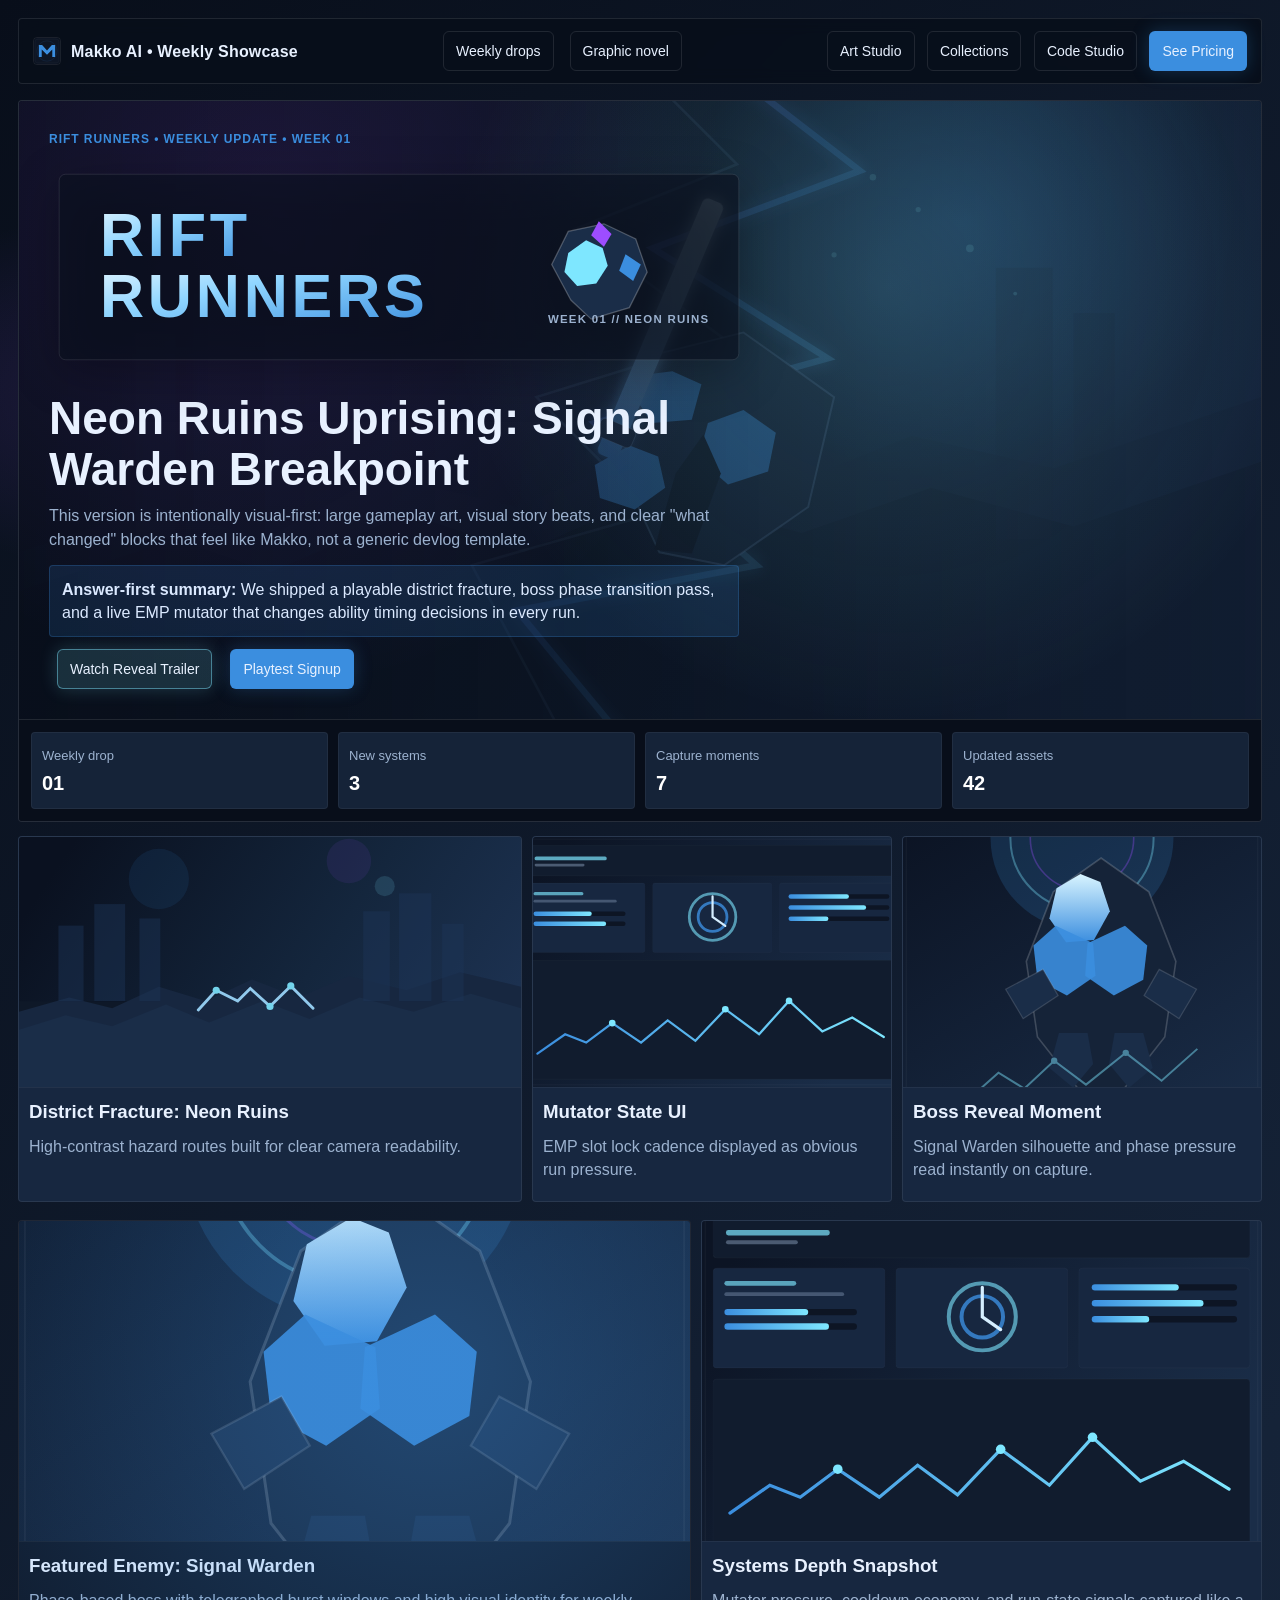
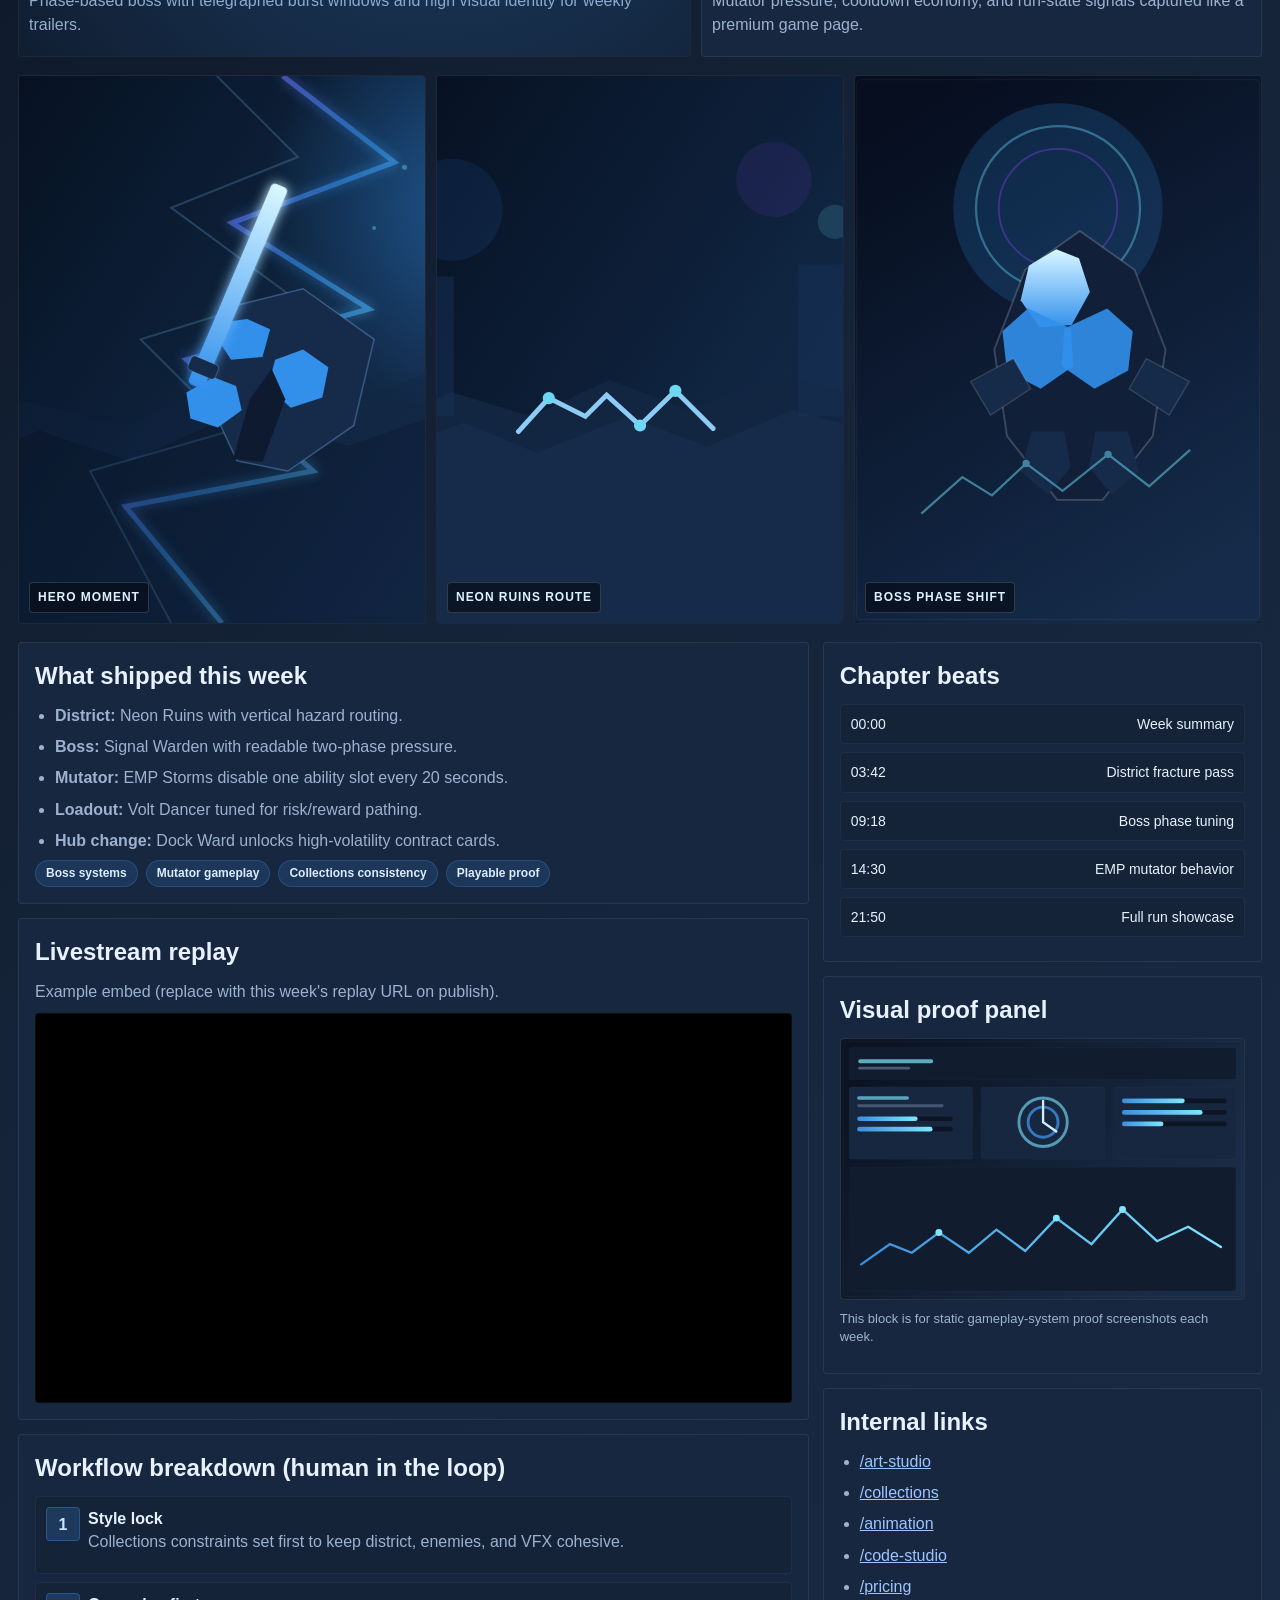
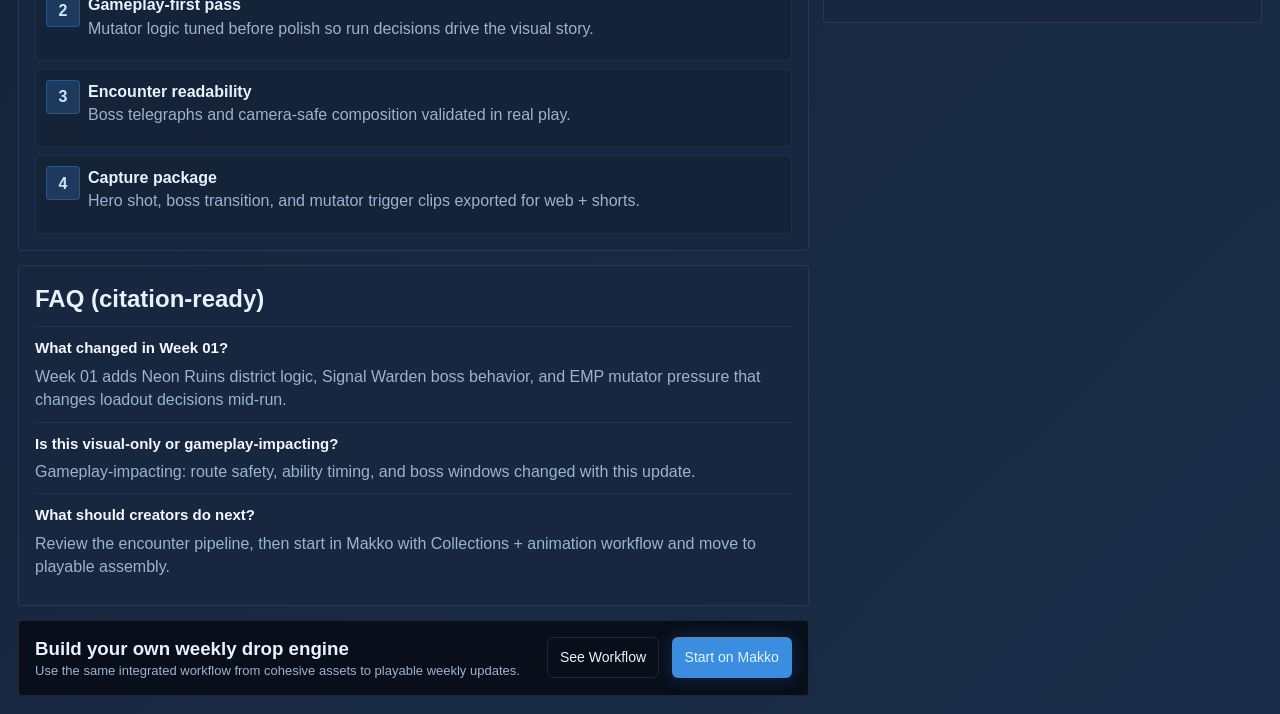
<file: showcase/showcase-weekly-update-example.html>
<!DOCTYPE html>
<html lang="en">
<head>
  <meta charset="UTF-8" />
  <meta name="viewport" content="width=device-width, initial-scale=1.0" />
  <title>Makko Showcase Weekly Update | Rift Runners</title>
  <style>
    :root {
      --studio-nav: #080e1a;
      --studio-subheader: #0d1524;
      --studio-canvas: #111c2e;
      --studio-tabs: #152338;
      --studio-cards: #172740;
      --studio-tabs-hover: #1a2d48;
      --studio-accent: #3b8edf;
      --text-main: #e8f1ff;
      --text-muted: #9cb2cf;
      --border-strong: rgba(255, 255, 255, 0.1);
      --border-medium: rgba(255, 255, 255, 0.08);
      --border-subtle: rgba(255, 255, 255, 0.05);
    }

    * { box-sizing: border-box; }

    body {
      margin: 0;
      font-family: Inter, Segoe UI, Roboto, Arial, sans-serif;
      color: var(--text-main);
      line-height: 1.45;
      background: radial-gradient(1200px 500px at 80% -10%, rgba(59, 142, 223, 0.24), transparent 60%),
        radial-gradient(700px 300px at 20% 10%, rgba(157, 77, 255, 0.18), transparent 65%),
        linear-gradient(135deg, #080e1a 0%, #152338 52%, #1a2d48 100%);
    }

    body::before {
      content: "";
      position: fixed;
      inset: 0;
      pointer-events: none;
      opacity: 0.15;
      background-image:
        linear-gradient(rgba(255, 255, 255, 0.05) 1px, transparent 1px),
        linear-gradient(90deg, rgba(255, 255, 255, 0.05) 1px, transparent 1px);
      background-size: 120px 120px;
      mask-image: radial-gradient(circle at 50% 10%, black 20%, transparent 85%);
      z-index: 0;
    }

    .shell {
      max-width: 1280px;
      margin: 0 auto;
      padding: 18px;
    }

    .topbar {
      position: sticky;
      top: 12px;
      z-index: 20;
      margin-bottom: 16px;
      backdrop-filter: blur(8px);
      background: rgba(8, 14, 26, 0.86);
      border: 1px solid var(--border-strong);
      border-radius: 4px;
      padding: 12px 14px;
      display: flex;
      justify-content: space-between;
      align-items: center;
    }

    .brand {
      display: flex;
      align-items: center;
      gap: 10px;
      font-weight: 700;
      letter-spacing: 0.2px;
    }

    .brand img {
      width: 28px;
      height: 28px;
      border-radius: 4px;
      border: 1px solid var(--border-medium);
    }

    .btn {
      border-radius: 6px;
      border: 1px solid var(--border-strong);
      color: var(--text-main);
      background: transparent;
      padding: 9px 12px;
      font-size: 14px;
      text-decoration: none;
      display: inline-block;
      margin-left: 8px;
    }

    .btn.primary {
      background: var(--studio-accent);
      border-color: rgba(59, 142, 223, 0.7);
      box-shadow: 0 0 18px rgba(59, 142, 223, 0.25);
    }

    .eyebrow {
      color: var(--studio-accent);
      font-size: 12px;
      font-weight: 700;
      letter-spacing: 0.08em;
      text-transform: uppercase;
      margin-bottom: 10px;
    }

    .hero {
      border: 1px solid var(--border-strong);
      border-radius: 4px;
      overflow: hidden;
      background: var(--studio-subheader);
      margin-bottom: 14px;
    }

    .hero-art {
      position: relative;
      min-height: 560px;
      background: linear-gradient(to right, rgba(8, 14, 26, 0.9), rgba(8, 14, 26, 0.45)),
        url("./assets/rift-hero-elite.svg") center/cover no-repeat;
      padding: 30px;
      display: flex;
      align-items: end;
    }

    .hero-art::after {
      content: "";
      position: absolute;
      inset: 0;
      background: linear-gradient(115deg, rgba(126, 231, 255, 0) 0%, rgba(126, 231, 255, 0.16) 45%, rgba(126, 231, 255, 0) 100%);
      transform: translateX(-100%);
      animation: sweep 7s ease-in-out infinite;
      pointer-events: none;
    }

    .hero-art::before {
      content: "";
      position: absolute;
      inset: 0;
      background: radial-gradient(circle at 70% 30%, rgba(126, 231, 255, 0.18), rgba(126, 231, 255, 0) 45%),
        radial-gradient(circle at 20% 20%, rgba(157, 77, 255, 0.14), rgba(157, 77, 255, 0) 42%);
      pointer-events: none;
    }

    .hero-copy {
      max-width: 700px;
      position: relative;
      z-index: 3;
    }

    .logo-lockup {
      max-width: 760px;
      width: 100%;
      margin: 0 0 12px;
      filter: drop-shadow(0 12px 24px rgba(0, 0, 0, 0.45));
    }

    .trailer-row {
      display: flex;
      gap: 10px;
      margin-top: 12px;
      flex-wrap: wrap;
    }

    .btn.trailer {
      background: rgba(126, 231, 255, 0.15);
      border-color: rgba(126, 231, 255, 0.45);
      box-shadow: 0 0 18px rgba(126, 231, 255, 0.2);
    }

    h1, h2, h3, h4 { margin: 0 0 10px; }
    h1 { font-size: clamp(28px, 4vw, 46px); line-height: 1.1; }
    p { margin: 0 0 10px; color: var(--text-muted); }

    .answer-first {
      margin-top: 14px;
      background: rgba(59, 142, 223, 0.14);
      border: 1px solid rgba(59, 142, 223, 0.24);
      border-radius: 4px;
      padding: 12px;
      color: #dbe9ff;
      max-width: 690px;
    }

    .hero-metrics {
      display: grid;
      grid-template-columns: repeat(4, 1fr);
      gap: 10px;
      padding: 12px;
      border-top: 1px solid var(--border-strong);
      background: var(--studio-nav);
    }

    .metric {
      background: var(--studio-tabs);
      border: 1px solid var(--border-subtle);
      border-radius: 4px;
      padding: 10px;
    }

    .metric strong {
      display: block;
      font-size: 20px;
      color: #fff;
      margin-top: 2px;
    }

    .muted {
      color: var(--text-muted);
      font-size: 13px;
    }

    .scene-strip {
      display: grid;
      grid-template-columns: 1.4fr 1fr 1fr;
      gap: 10px;
      margin: 12px 0 18px;
    }

    .scene-card {
      background: var(--studio-cards);
      border: 1px solid var(--border-medium);
      border-radius: 4px;
      overflow: hidden;
    }

    .scene-card img {
      width: 100%;
      height: 250px;
      object-fit: cover;
      display: block;
    }

    .feature-wall {
      display: grid;
      grid-template-columns: 1.2fr 1fr;
      gap: 10px;
      margin: 0 0 18px;
    }

    .feature-wall .scene-card img {
      height: 320px;
    }

    .callout {
      position: relative;
      overflow: hidden;
      background: #0D1524;
    }

    .callout::before {
      content: "";
      position: absolute;
      inset: -30% -10%;
      background: radial-gradient(circle at 60% 40%, rgba(59, 142, 223, 0.35), rgba(59, 142, 223, 0));
      pointer-events: none;
    }

    .screenshot-grid {
      display: grid;
      grid-template-columns: repeat(3, 1fr);
      gap: 10px;
      margin: 0 0 18px;
    }

    .shot {
      position: relative;
      border-radius: 4px;
      overflow: hidden;
      border: 1px solid var(--border-medium);
      background: #0D1524;
      min-height: 180px;
    }

    .shot img {
      width: 100%;
      height: 100%;
      object-fit: cover;
      filter: saturate(1.1) contrast(1.03);
    }

    .shot span {
      position: absolute;
      left: 10px;
      bottom: 10px;
      font-size: 12px;
      font-weight: 700;
      letter-spacing: 0.08em;
      color: #dff2ff;
      text-transform: uppercase;
      background: rgba(8, 14, 26, 0.74);
      border: 1px solid rgba(255, 255, 255, 0.16);
      border-radius: 4px;
      padding: 6px 8px;
    }

    .scene-card .copy {
      padding: 10px;
      border-top: 1px solid var(--border-subtle);
    }

    .layout {
      display: grid;
      grid-template-columns: 1.8fr 1fr;
      gap: 14px;
    }

    .card {
      background: var(--studio-cards);
      border: 1px solid var(--border-medium);
      border-radius: 4px;
      padding: 16px;
      margin-bottom: 14px;
    }

    .chips {
      display: flex;
      flex-wrap: wrap;
      gap: 8px;
      margin-top: 8px;
    }

    .chip {
      background: rgba(59, 142, 223, 0.16);
      border: 1px solid rgba(59, 142, 223, 0.28);
      border-radius: 999px;
      color: #dcecff;
      padding: 4px 10px;
      font-size: 12px;
      font-weight: 600;
    }

    ul { margin: 0; padding-left: 20px; color: var(--text-muted); }
    li { margin-bottom: 8px; }

    .timeline {
      display: grid;
      gap: 8px;
      margin-top: 10px;
    }

    .step {
      background: var(--studio-tabs);
      border: 1px solid var(--border-subtle);
      border-radius: 4px;
      padding: 10px;
      display: grid;
      grid-template-columns: 34px 1fr;
      gap: 8px;
      align-items: start;
    }

    .badge {
      width: 34px;
      height: 34px;
      border-radius: 4px;
      background: rgba(59, 142, 223, 0.22);
      border: 1px solid rgba(59, 142, 223, 0.35);
      display: grid;
      place-items: center;
      color: #cde4ff;
      font-weight: 800;
    }

    .chapter-row {
      display: flex;
      justify-content: space-between;
      align-items: center;
      background: var(--studio-tabs);
      border: 1px solid var(--border-subtle);
      border-radius: 4px;
      padding: 9px 10px;
      margin-bottom: 8px;
      font-size: 14px;
    }

    .faq {
      margin-top: 10px;
      border-top: 1px solid var(--border-subtle);
      padding-top: 10px;
    }

    .faq h4 {
      font-size: 15px;
      margin-bottom: 6px;
      color: #f3f7ff;
    }

    .cta-strip {
      background: var(--studio-nav);
      border: 1px solid var(--border-strong);
      border-radius: 4px;
      display: flex;
      justify-content: space-between;
      align-items: center;
      gap: 12px;
      padding: 14px 16px;
    }

    iframe {
      border-radius: 4px;
      border: 1px solid var(--border-subtle);
      background: #000;
      display: block;
    }

    .asset-preview {
      width: 100%;
      border: 1px solid var(--border-medium);
      border-radius: 4px;
      display: block;
      margin-bottom: 10px;
      background: var(--studio-tabs);
    }

    @media (max-width: 980px) {
      .scene-strip, .feature-wall, .screenshot-grid, .layout { grid-template-columns: 1fr; }
      .hero-metrics { grid-template-columns: repeat(2, 1fr); }
      .topbar { position: static; }
    }

    @keyframes sweep {
      0% { transform: translateX(-100%); opacity: 0; }
      15% { opacity: 1; }
      50% { transform: translateX(100%); opacity: 0.85; }
      100% { transform: translateX(150%); opacity: 0; }
    }
  </style>
</head>
<body>
  <div class="shell">
    <header class="topbar">
      <div class="brand">
        <img src="./assets/makko-mark-placeholder.svg" alt="Makko mark placeholder" />
        <span>Makko AI • Weekly Showcase</span>
      </div>
      <nav class="rr-global-nav" aria-label="Rift Runners site" style="display:flex;flex-wrap:wrap;gap:8px;align-items:center;">
        <a class="btn" href="/showcase/index.html">Weekly drops</a>
        <a class="btn" href="/lore/novel/index.html">Graphic novel</a>
      </nav>
      <div>
        <a class="btn" href="#">Art Studio</a>
        <a class="btn" href="#">Collections</a>
        <a class="btn" href="#">Code Studio</a>
        <a class="btn primary" href="#">See Pricing</a>
      </div>
    </header>

    <section class="hero">
      <div class="hero-art">
        <div class="hero-copy">
          <div class="eyebrow">Rift Runners • Weekly Update • Week 01</div>
          <img class="logo-lockup" src="./assets/rift-runners-logo-elite.svg" alt="Rift Runners title lockup" />
          <h1>Neon Ruins Uprising: Signal Warden Breakpoint</h1>
          <p>This version is intentionally visual-first: large gameplay art, visual story beats, and clear "what changed" blocks that feel like Makko, not a generic devlog template.</p>
          <div class="answer-first">
            <strong>Answer-first summary:</strong> We shipped a playable district fracture, boss phase transition pass, and a live EMP mutator that changes ability timing decisions in every run.
          </div>
          <div class="trailer-row">
            <a class="btn trailer" href="#">Watch Reveal Trailer</a>
            <a class="btn primary" href="#">Playtest Signup</a>
          </div>
        </div>
      </div>
      <div class="hero-metrics">
        <div class="metric"><span class="muted">Weekly drop</span><strong>01</strong></div>
        <div class="metric"><span class="muted">New systems</span><strong>3</strong></div>
        <div class="metric"><span class="muted">Capture moments</span><strong>7</strong></div>
        <div class="metric"><span class="muted">Updated assets</span><strong>42</strong></div>
      </div>
    </section>

    <section class="scene-strip">
      <article class="scene-card">
        <img src="./assets/rift-biome-elite.svg" alt="Neon ruins biome concept art" />
        <div class="copy">
          <h3>District Fracture: Neon Ruins</h3>
          <p>High-contrast hazard routes built for clear camera readability.</p>
        </div>
      </article>
      <article class="scene-card">
        <img src="./assets/rift-ui-elite.svg" alt="Mutator system UI concept art" />
        <div class="copy">
          <h3>Mutator State UI</h3>
          <p>EMP slot lock cadence displayed as obvious run pressure.</p>
        </div>
      </article>
      <article class="scene-card">
        <img src="./assets/rift-boss-elite.svg" alt="Signal Warden boss concept art" />
        <div class="copy">
          <h3>Boss Reveal Moment</h3>
          <p>Signal Warden silhouette and phase pressure read instantly on capture.</p>
        </div>
      </article>
    </section>

    <section class="feature-wall">
      <article class="scene-card callout">
        <img src="./assets/rift-boss-elite.svg" alt="Signal Warden vertical key art" />
        <div class="copy">
          <h3>Featured Enemy: Signal Warden</h3>
          <p>Phase-based boss with telegraphed burst windows and high visual identity for weekly trailers.</p>
        </div>
      </article>
      <article class="scene-card">
        <img src="./assets/rift-ui-elite.svg" alt="Rift Runners systems panel" />
        <div class="copy">
          <h3>Systems Depth Snapshot</h3>
          <p>Mutator pressure, cooldown economy, and run-state signals captured like a premium game page.</p>
        </div>
      </article>
    </section>

    <section class="screenshot-grid">
      <div class="shot">
        <img src="./assets/rift-hero-elite.svg" alt="Rift Runners key art screenshot" />
        <span>Hero Moment</span>
      </div>
      <div class="shot">
        <img src="./assets/rift-biome-elite.svg" alt="Neon Ruins gameplay scene screenshot" />
        <span>Neon Ruins Route</span>
      </div>
      <div class="shot">
        <img src="./assets/rift-boss-elite.svg" alt="Signal Warden encounter screenshot" />
        <span>Boss Phase Shift</span>
      </div>
    </section>

    <div class="layout">
      <main>
        <section class="card">
          <h2>What shipped this week</h2>
          <ul>
            <li><strong>District:</strong> Neon Ruins with vertical hazard routing.</li>
            <li><strong>Boss:</strong> Signal Warden with readable two-phase pressure.</li>
            <li><strong>Mutator:</strong> EMP Storms disable one ability slot every 20 seconds.</li>
            <li><strong>Loadout:</strong> Volt Dancer tuned for risk/reward pathing.</li>
            <li><strong>Hub change:</strong> Dock Ward unlocks high-volatility contract cards.</li>
          </ul>
          <div class="chips">
            <span class="chip">Boss systems</span>
            <span class="chip">Mutator gameplay</span>
            <span class="chip">Collections consistency</span>
            <span class="chip">Playable proof</span>
          </div>
        </section>

        <section class="card">
          <h2>Livestream replay</h2>
          <p>Example embed (replace with this week's replay URL on publish).</p>
          <iframe width="100%" height="390" src="https://www.youtube.com/embed/bEDQj6WeZxE" title="Makko weekly showcase replay" frameborder="0" allowfullscreen></iframe>
        </section>

        <section class="card">
          <h2>Workflow breakdown (human in the loop)</h2>
          <div class="timeline">
            <div class="step"><div class="badge">1</div><div><strong>Style lock</strong><p>Collections constraints set first to keep district, enemies, and VFX cohesive.</p></div></div>
            <div class="step"><div class="badge">2</div><div><strong>Gameplay-first pass</strong><p>Mutator logic tuned before polish so run decisions drive the visual story.</p></div></div>
            <div class="step"><div class="badge">3</div><div><strong>Encounter readability</strong><p>Boss telegraphs and camera-safe composition validated in real play.</p></div></div>
            <div class="step"><div class="badge">4</div><div><strong>Capture package</strong><p>Hero shot, boss transition, and mutator trigger clips exported for web + shorts.</p></div></div>
          </div>
        </section>

        <section class="card">
          <h2>FAQ (citation-ready)</h2>
          <div class="faq">
            <h4>What changed in Week 01?</h4>
            <p>Week 01 adds Neon Ruins district logic, Signal Warden boss behavior, and EMP mutator pressure that changes loadout decisions mid-run.</p>
          </div>
          <div class="faq">
            <h4>Is this visual-only or gameplay-impacting?</h4>
            <p>Gameplay-impacting: route safety, ability timing, and boss windows changed with this update.</p>
          </div>
          <div class="faq">
            <h4>What should creators do next?</h4>
            <p>Review the encounter pipeline, then start in Makko with Collections + animation workflow and move to playable assembly.</p>
          </div>
        </section>

        <section class="cta-strip">
          <div>
            <h3 style="margin:0;">Build your own weekly drop engine</h3>
            <div class="muted">Use the same integrated workflow from cohesive assets to playable weekly updates.</div>
          </div>
          <div>
            <a class="btn" href="#">See Workflow</a>
            <a class="btn primary" href="#">Start on Makko</a>
          </div>
        </section>
      </main>

      <aside>
        <section class="card">
          <h2>Chapter beats</h2>
          <div class="chapter-row"><span>00:00</span><span>Week summary</span></div>
          <div class="chapter-row"><span>03:42</span><span>District fracture pass</span></div>
          <div class="chapter-row"><span>09:18</span><span>Boss phase tuning</span></div>
          <div class="chapter-row"><span>14:30</span><span>EMP mutator behavior</span></div>
          <div class="chapter-row"><span>21:50</span><span>Full run showcase</span></div>
        </section>

        <section class="card">
          <h2>Visual proof panel</h2>
          <img class="asset-preview" src="./assets/rift-ui-elite.svg" alt="HUD and systems visual panel" />
          <p class="muted">This block is for static gameplay-system proof screenshots each week.</p>
        </section>

        <section class="card">
          <h2>Internal links</h2>
          <ul>
            <li><a style="color:#9ec5ff;" href="#">/art-studio</a></li>
            <li><a style="color:#9ec5ff;" href="#">/collections</a></li>
            <li><a style="color:#9ec5ff;" href="#">/animation</a></li>
            <li><a style="color:#9ec5ff;" href="#">/code-studio</a></li>
            <li><a style="color:#9ec5ff;" href="#">/pricing</a></li>
          </ul>
        </section>
      </aside>
    </div>
  </div>
</body>
</html>
</file>
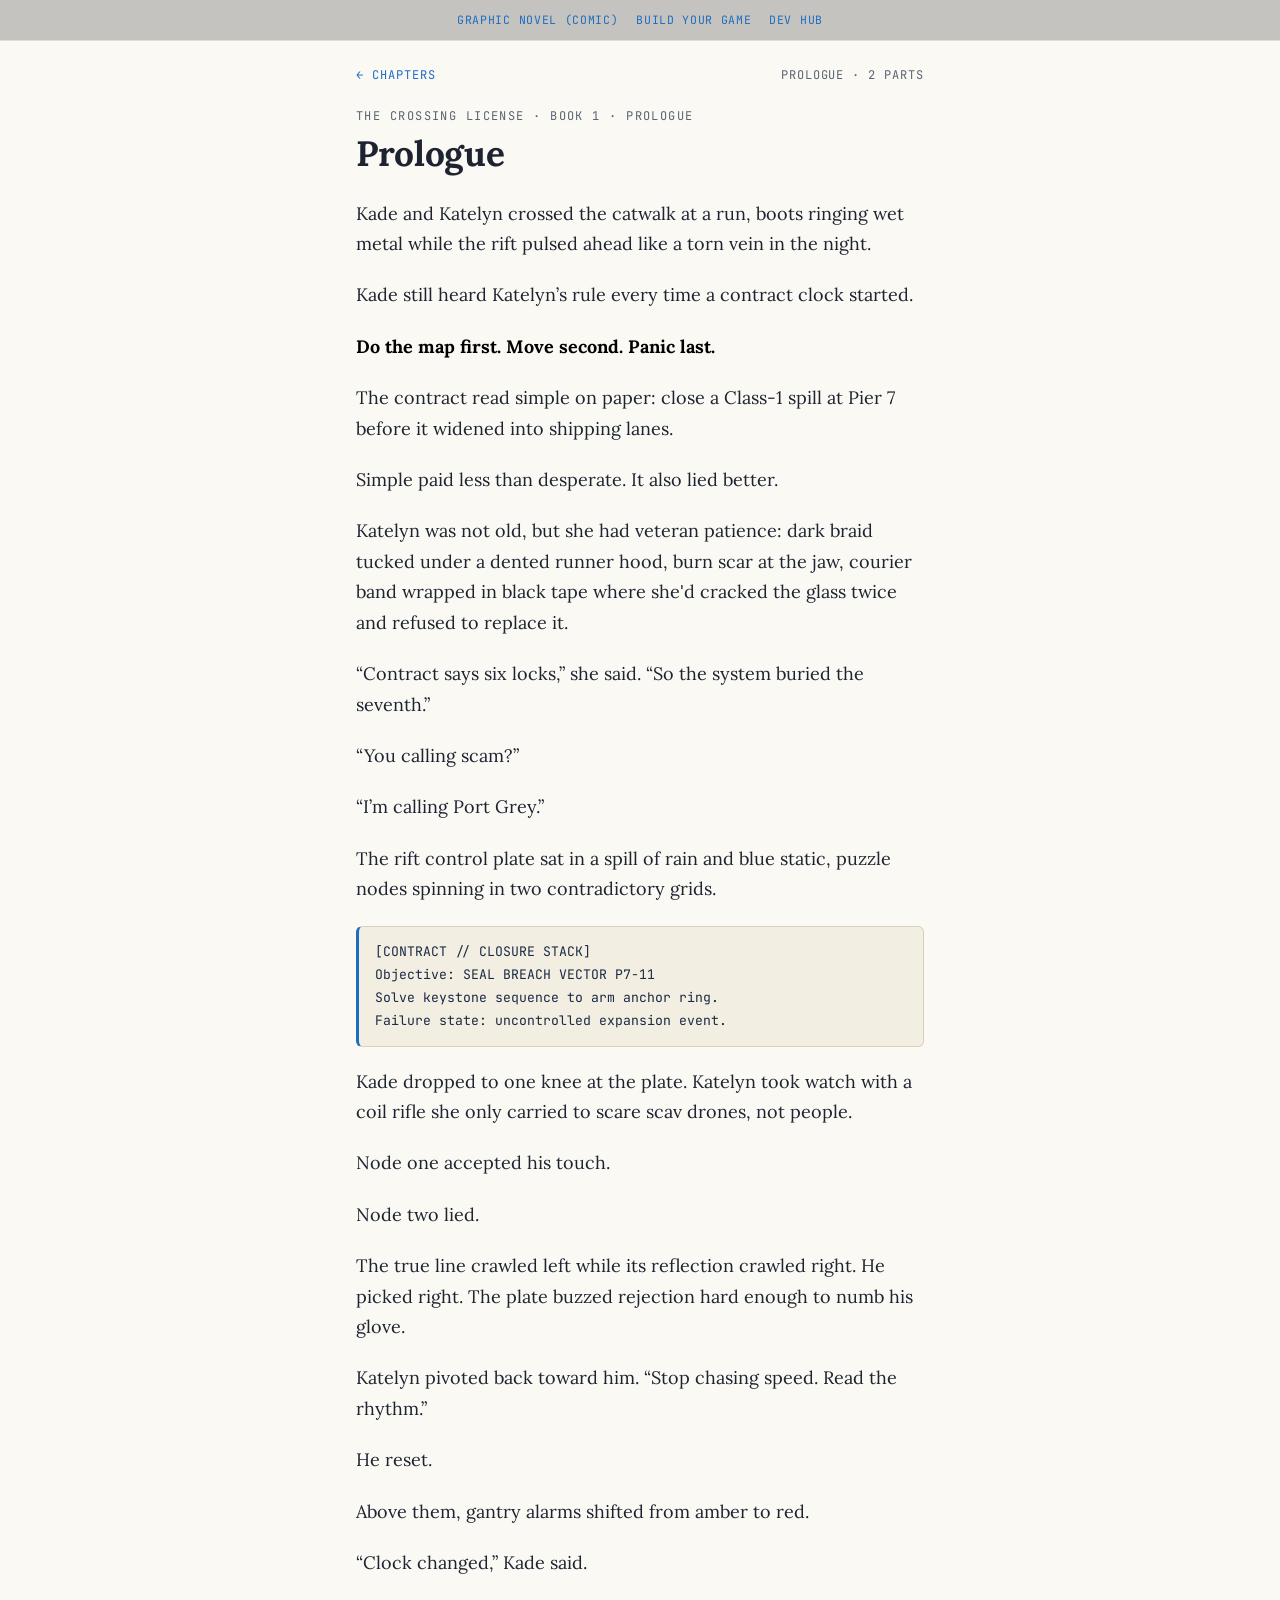
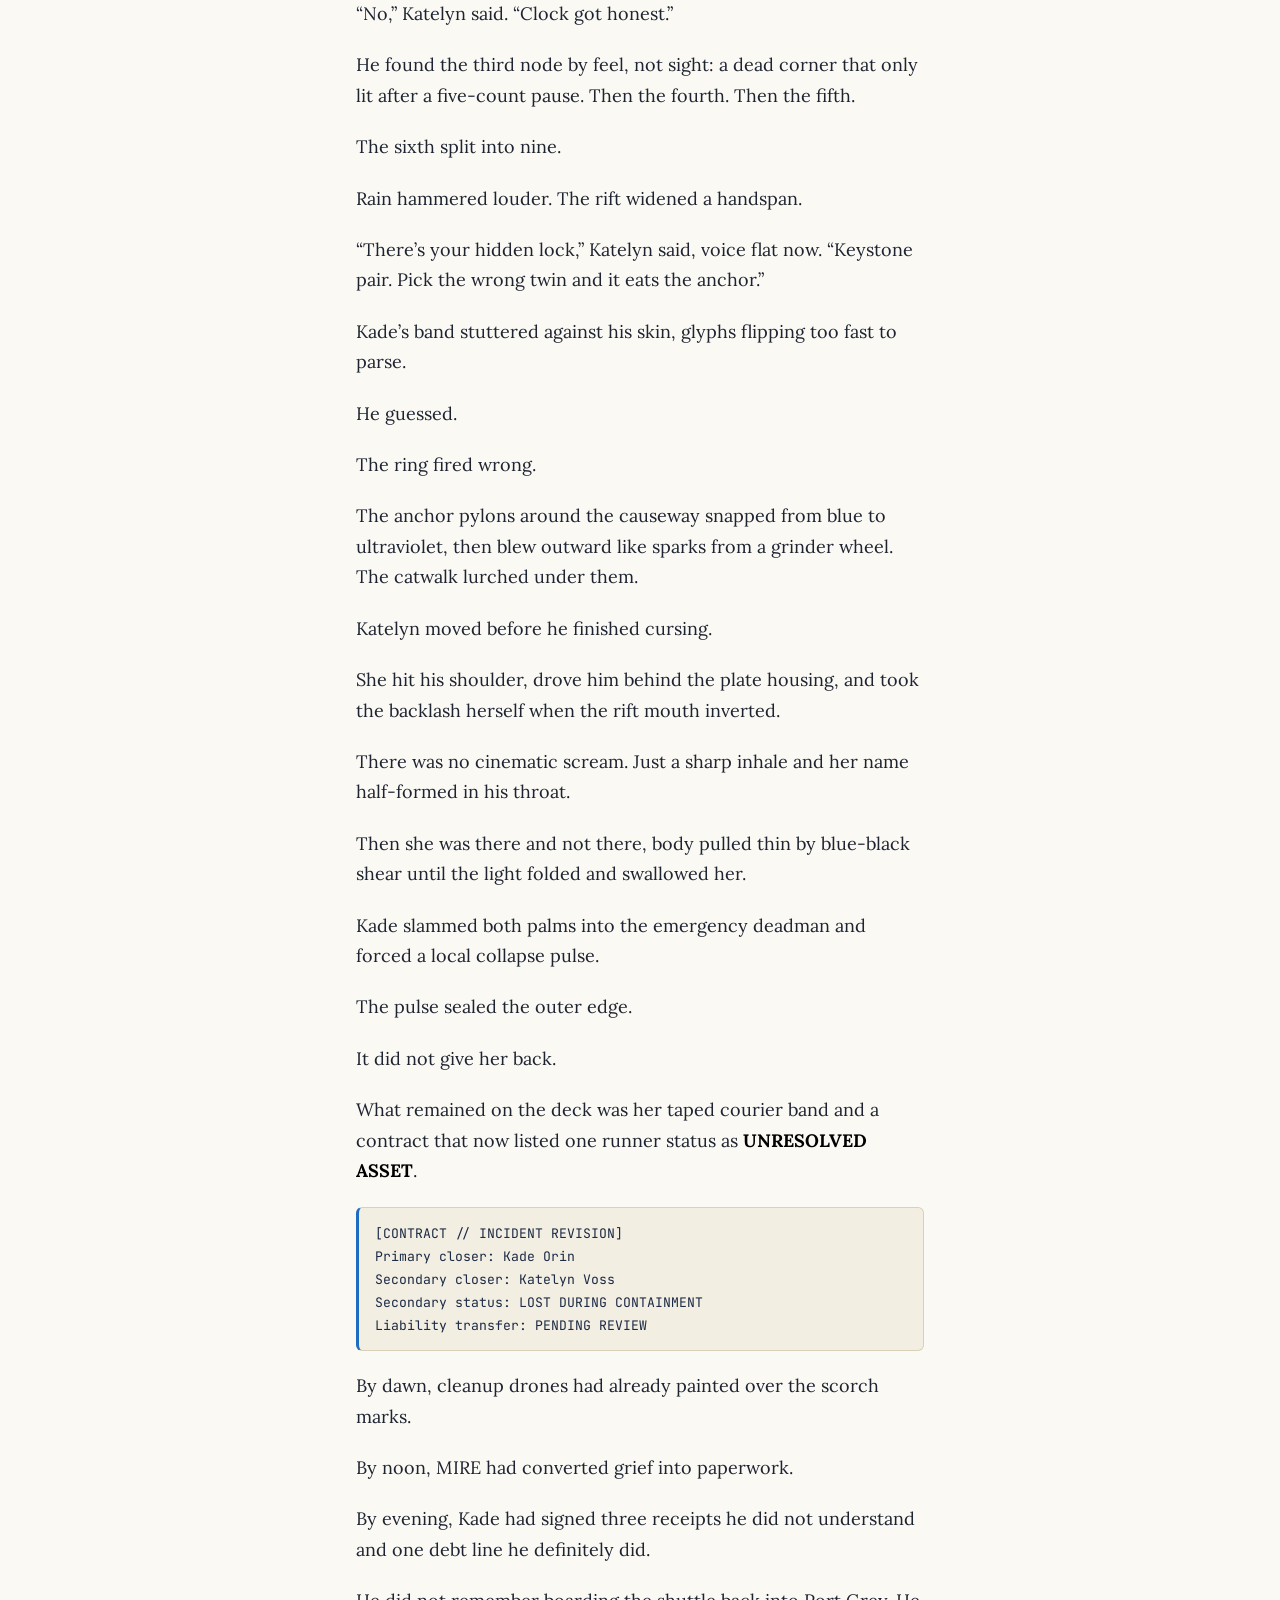
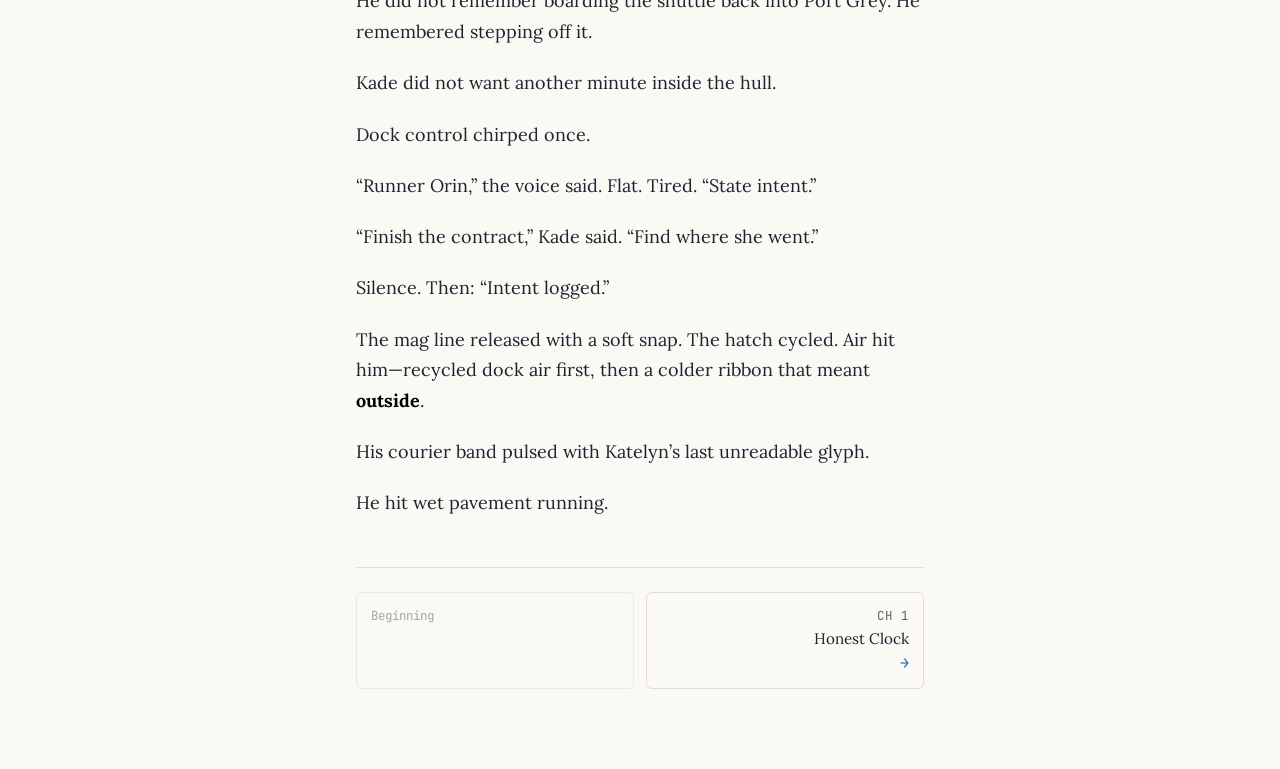
<file: lore/novel/read/ch00.html>
<!DOCTYPE html>
<html lang="en">
<head>
<meta charset="utf-8">
<meta name="viewport" content="width=device-width, initial-scale=1, viewport-fit=cover">
<meta name="color-scheme" content="dark light">
<meta name="description" content="Kade and Katelyn crossed the catwalk at a run, boots ringing wet metal while the rift pulsed ahead like a torn vein in the night.">
<title>Prologue: Prologue | Rift Runners, Book 1</title>
<link rel="preconnect" href="https://fonts.googleapis.com">
<link rel="preconnect" href="https://fonts.gstatic.com" crossorigin>
<link href="https://fonts.googleapis.com/css2?family=Lora:ital,wght@0,400;0,500;0,600;0,700;1,400;1,600&family=JetBrains+Mono:wght@400;500&display=swap" rel="stylesheet">
<style>
  :root {
    --bg: #0c0f14;
    --ink: #e6e8ee;
    --muted: #98a0ad;
    --accent: #3b8edf;
    --rule: #1c2230;
    --hud-bg: #11151d;
    --hud-ink: #c7e0ff;
    --hud-border: #1f2a3a;
  }
  * { box-sizing: border-box; }
  html, body { background: var(--bg); color: var(--ink); }
  body {
    margin: 0;
    font-family: "Lora", Georgia, serif;
    font-size: 18px;
    line-height: 1.7;
    -webkit-text-size-adjust: 100%;
  }
  .read-shell {
    max-width: 38rem;
    margin: 0 auto;
    padding: 1.5rem 1.25rem 5rem;
  }
  .read-top {
    display: flex;
    align-items: center;
    justify-content: space-between;
    gap: 1rem;
    margin-bottom: 1.25rem;
    font-family: "JetBrains Mono", ui-monospace, monospace;
    font-size: 0.75rem;
    letter-spacing: 0.08em;
    text-transform: uppercase;
    color: var(--muted);
  }
  .read-top a { color: var(--accent); text-decoration: none; }
  .read-top a:hover { text-decoration: underline; }
  .read-site {
    font-family: "JetBrains Mono", ui-monospace, monospace;
    font-size: 0.72rem;
    letter-spacing: 0.06em;
    text-transform: uppercase;
    border-bottom: 1px solid var(--rule);
    padding: 0.65rem 1.25rem;
    display: flex;
    flex-wrap: wrap;
    gap: 0.65rem 1.1rem;
    justify-content: center;
    background: rgba(0, 0, 0, 0.22);
  }
  .read-site a { color: var(--accent); text-decoration: none; }
  .read-site a:hover { text-decoration: underline; }
  .read-eyebrow {
    font-family: "JetBrains Mono", ui-monospace, monospace;
    font-size: 0.75rem;
    letter-spacing: 0.12em;
    text-transform: uppercase;
    color: var(--muted);
    margin: 0 0 0.5rem;
  }
  .read-title {
    font-family: "Lora", Georgia, serif;
    font-weight: 700;
    font-size: clamp(1.6rem, 1.3rem + 1.6vw, 2.2rem);
    line-height: 1.15;
    margin: 0 0 1.5rem;
    letter-spacing: -0.01em;
  }
  .read-prose p {
    margin: 0 0 1.15em;
  }
  .read-prose strong { color: #fff; }
  .read-prose em { color: #f0c8ff; font-style: italic; }
  .read-prose code,
  .read-prose .read-hud {
    font-family: "JetBrains Mono", ui-monospace, monospace;
    font-size: 0.86em;
    color: var(--hud-ink);
  }
  .read-prose code {
    background: var(--hud-bg);
    border: 1px solid var(--hud-border);
    border-radius: 4px;
    padding: 0.05em 0.35em;
  }
  .read-prose pre.read-hud {
    background: var(--hud-bg);
    border: 1px solid var(--hud-border);
    border-left: 3px solid var(--accent);
    border-radius: 6px;
    padding: 0.85rem 1rem;
    margin: 1.25rem 0;
    overflow-x: auto;
    line-height: 1.5;
    font-size: 0.85em;
  }
  .read-prose pre.read-hud code {
    background: transparent;
    border: 0;
    padding: 0;
  }
  .read-prose hr.read-rule {
    border: 0;
    border-top: 1px solid var(--rule);
    margin: 2.25rem auto;
    width: 4rem;
  }
  .read-panel {
    margin: 1.75rem -0.5rem;
    text-align: center;
  }
  .read-panel img {
    display: block;
    width: 100%;
    height: auto;
    border-radius: 6px;
    border: 1px solid var(--rule);
    background: #000;
  }
  .read-panel figcaption {
    margin-top: 0.45rem;
    font-family: "JetBrains Mono", ui-monospace, monospace;
    font-size: 0.72rem;
    letter-spacing: 0.1em;
    text-transform: uppercase;
    color: var(--muted);
  }
  .read-nav {
    display: grid;
    grid-template-columns: 1fr 1fr;
    gap: 0.75rem;
    margin-top: 3rem;
    padding-top: 1.5rem;
    border-top: 1px solid var(--rule);
    font-family: "JetBrains Mono", ui-monospace, monospace;
    font-size: 0.78rem;
  }
  .read-nav__link {
    display: flex;
    flex-direction: column;
    gap: 0.15rem;
    padding: 0.75rem 0.9rem;
    border: 1px solid var(--rule);
    border-radius: 6px;
    text-decoration: none;
    color: var(--ink);
    background: rgba(255,255,255,0.02);
  }
  .read-nav__link:hover { border-color: var(--accent); }
  .read-nav__link--next { text-align: right; align-items: flex-end; }
  .read-nav__link--disabled { color: var(--muted); opacity: 0.55; }
  .read-nav__arrow { color: var(--accent); font-size: 0.95rem; }
  .read-nav__chapno {
    letter-spacing: 0.08em;
    text-transform: uppercase;
    color: var(--muted);
  }
  .read-nav__title {
    font-family: "Lora", Georgia, serif;
    font-size: 0.95rem;
    line-height: 1.25;
    color: var(--ink);
  }
  @media (max-width: 480px) {
    body { font-size: 17px; }
    .read-shell { padding: 1rem 1rem 4rem; }
    .read-nav { grid-template-columns: 1fr; }
    .read-nav__link--next { text-align: left; align-items: flex-start; }
  }
  @media (prefers-color-scheme: light) {
    :root {
      --bg: #fbf9f4;
      --ink: #1d2330;
      --muted: #5a6473;
      --accent: #1f6dc0;
      --rule: #e3ddd0;
      --hud-bg: #f3eee2;
      --hud-ink: #1b2a45;
      --hud-border: #d9d0b9;
    }
    .read-prose strong { color: #000; }
    .read-prose em { color: #6a2390; }
  }
</style>
</head>
<body>
  <nav class="read-site" aria-label="Rift Runners site">
    <a href="/lore/novel/index.html">Graphic novel (comic)</a>
    <a href="https://www.makko.ai/" target="_blank" rel="noopener noreferrer">Build your game</a>
    <a href="/">Dev hub</a>
  </nav>
  <main class="read-shell">
    <nav class="read-top" aria-label="Reader navigation">
      <a href="index.html">&larr; Chapters</a>
      <span>Prologue · 2 parts</span>
    </nav>
    <p class="read-eyebrow">The Crossing License · Book 1 · Prologue</p>
    <h1 class="read-title">Prologue</h1>
    <article class="read-prose">
<p>Kade and Katelyn crossed the catwalk at a run, boots ringing wet metal while the rift pulsed ahead like a torn vein in the night.</p>
<p>Kade still heard Katelyn’s rule every time a contract clock started.</p>
<p><strong>Do the map first. Move second. Panic last.</strong></p>
<p>The contract read simple on paper: close a Class-1 spill at Pier 7 before it widened into shipping lanes.</p>
<p>Simple paid less than desperate. It also lied better.</p>
<p>Katelyn was not old, but she had veteran patience: dark braid tucked under a dented runner hood, burn scar at the jaw, courier band wrapped in black tape where she'd cracked the glass twice and refused to replace it.</p>
<p>“Contract says six locks,” she said. “So the system buried the seventh.”</p>
<p>“You calling scam?”</p>
<p>“I’m calling Port Grey.”</p>
<p>The rift control plate sat in a spill of rain and blue static, puzzle nodes spinning in two contradictory grids.</p>
<pre class="read-hud"><code>[CONTRACT // CLOSURE STACK]
Objective: SEAL BREACH VECTOR P7-11
Solve keystone sequence to arm anchor ring.
Failure state: uncontrolled expansion event.</code></pre>
<p>Kade dropped to one knee at the plate. Katelyn took watch with a coil rifle she only carried to scare scav drones, not people.</p>
<p>Node one accepted his touch.</p>
<p>Node two lied.</p>
<p>The true line crawled left while its reflection crawled right. He picked right. The plate buzzed rejection hard enough to numb his glove.</p>
<p>Katelyn pivoted back toward him. “Stop chasing speed. Read the rhythm.”</p>
<p>He reset.</p>
<p>Above them, gantry alarms shifted from amber to red.</p>
<p>“Clock changed,” Kade said.</p>
<p>“No,” Katelyn said. “Clock got honest.”</p>
<p>He found the third node by feel, not sight: a dead corner that only lit after a five-count pause. Then the fourth. Then the fifth.</p>
<p>The sixth split into nine.</p>
<p>Rain hammered louder. The rift widened a handspan.</p>
<p>“There’s your hidden lock,” Katelyn said, voice flat now. “Keystone pair. Pick the wrong twin and it eats the anchor.”</p>
<p>Kade’s band stuttered against his skin, glyphs flipping too fast to parse.</p>
<p>He guessed.</p>
<p>The ring fired wrong.</p>
<p>The anchor pylons around the causeway snapped from blue to ultraviolet, then blew outward like sparks from a grinder wheel. The catwalk lurched under them.</p>
<p>Katelyn moved before he finished cursing.</p>
<p>She hit his shoulder, drove him behind the plate housing, and took the backlash herself when the rift mouth inverted.</p>
<p>There was no cinematic scream. Just a sharp inhale and her name half-formed in his throat.</p>
<p>Then she was there and not there, body pulled thin by blue-black shear until the light folded and swallowed her.</p>
<p>Kade slammed both palms into the emergency deadman and forced a local collapse pulse.</p>
<p>The pulse sealed the outer edge.</p>
<p>It did not give her back.</p>
<p>What remained on the deck was her taped courier band and a contract that now listed one runner status as <strong>UNRESOLVED ASSET</strong>.</p>
<pre class="read-hud"><code>[CONTRACT // INCIDENT REVISION]
Primary closer: Kade Orin
Secondary closer: Katelyn Voss
Secondary status: LOST DURING CONTAINMENT
Liability transfer: PENDING REVIEW</code></pre>
<p>By dawn, cleanup drones had already painted over the scorch marks.</p>
<p>By noon, MIRE had converted grief into paperwork.</p>
<p>By evening, Kade had signed three receipts he did not understand and one debt line he definitely did.</p>
<p>He did not remember boarding the shuttle back into Port Grey. He remembered stepping off it.</p>
<p>Kade did not want another minute inside the hull.</p>
<p>Dock control chirped once.</p>
<p>“Runner Orin,” the voice said. Flat. Tired. “State intent.”</p>
<p>“Finish the contract,” Kade said. “Find where she went.”</p>
<p>Silence. Then: “Intent logged.”</p>
<p>The mag line released with a soft snap. The hatch cycled. Air hit him—recycled dock air first, then a colder ribbon that meant <strong>outside</strong>.</p>
<p>His courier band pulsed with Katelyn’s last unreadable glyph.</p>
<p>He hit wet pavement running.</p>
    </article>
    <nav class="read-nav" aria-label="Chapter navigation">
      <span class="read-nav__link read-nav__link--disabled">Beginning</span>
      <a class="read-nav__link read-nav__link--next" href="ch01.html"><span class="read-nav__chapno">Ch 1</span> <span class="read-nav__title">Honest Clock</span> <span class="read-nav__arrow">&rarr;</span></a>
    </nav>
  </main>
</body>
</html>
</file>
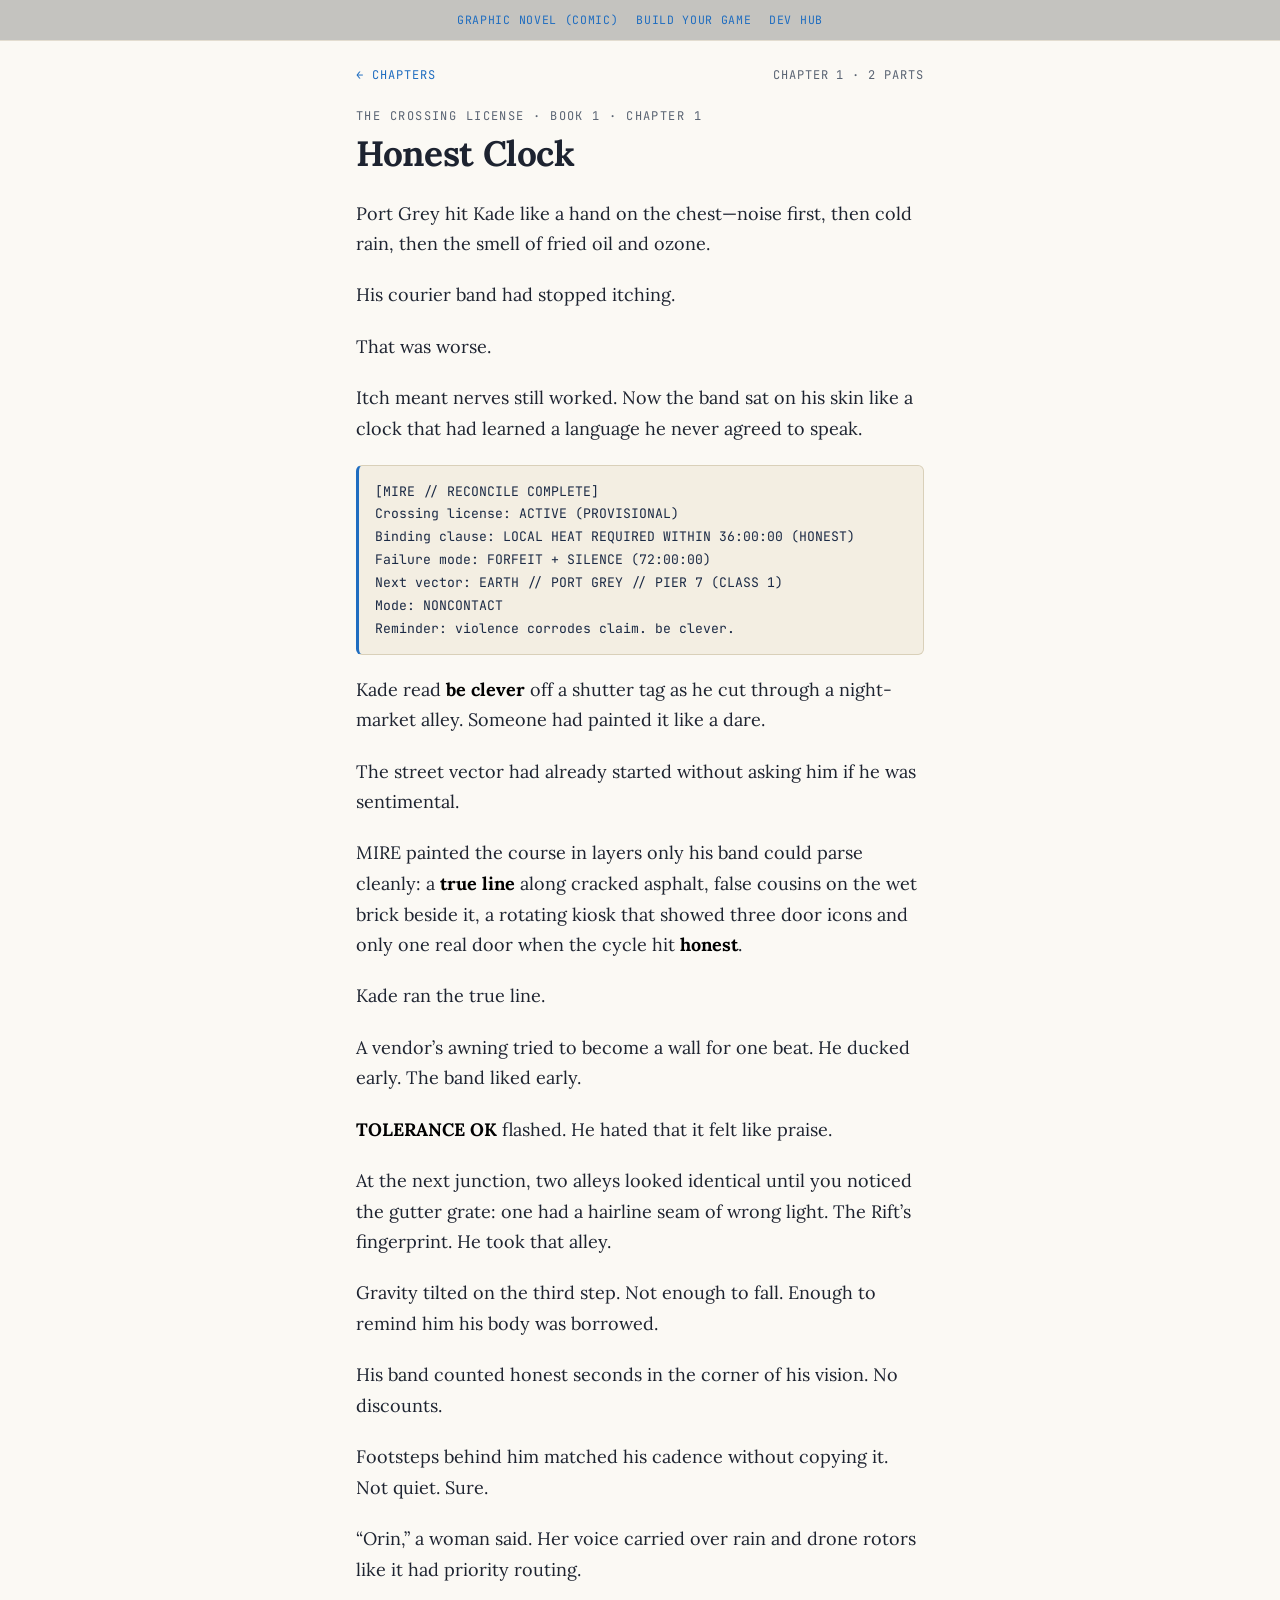
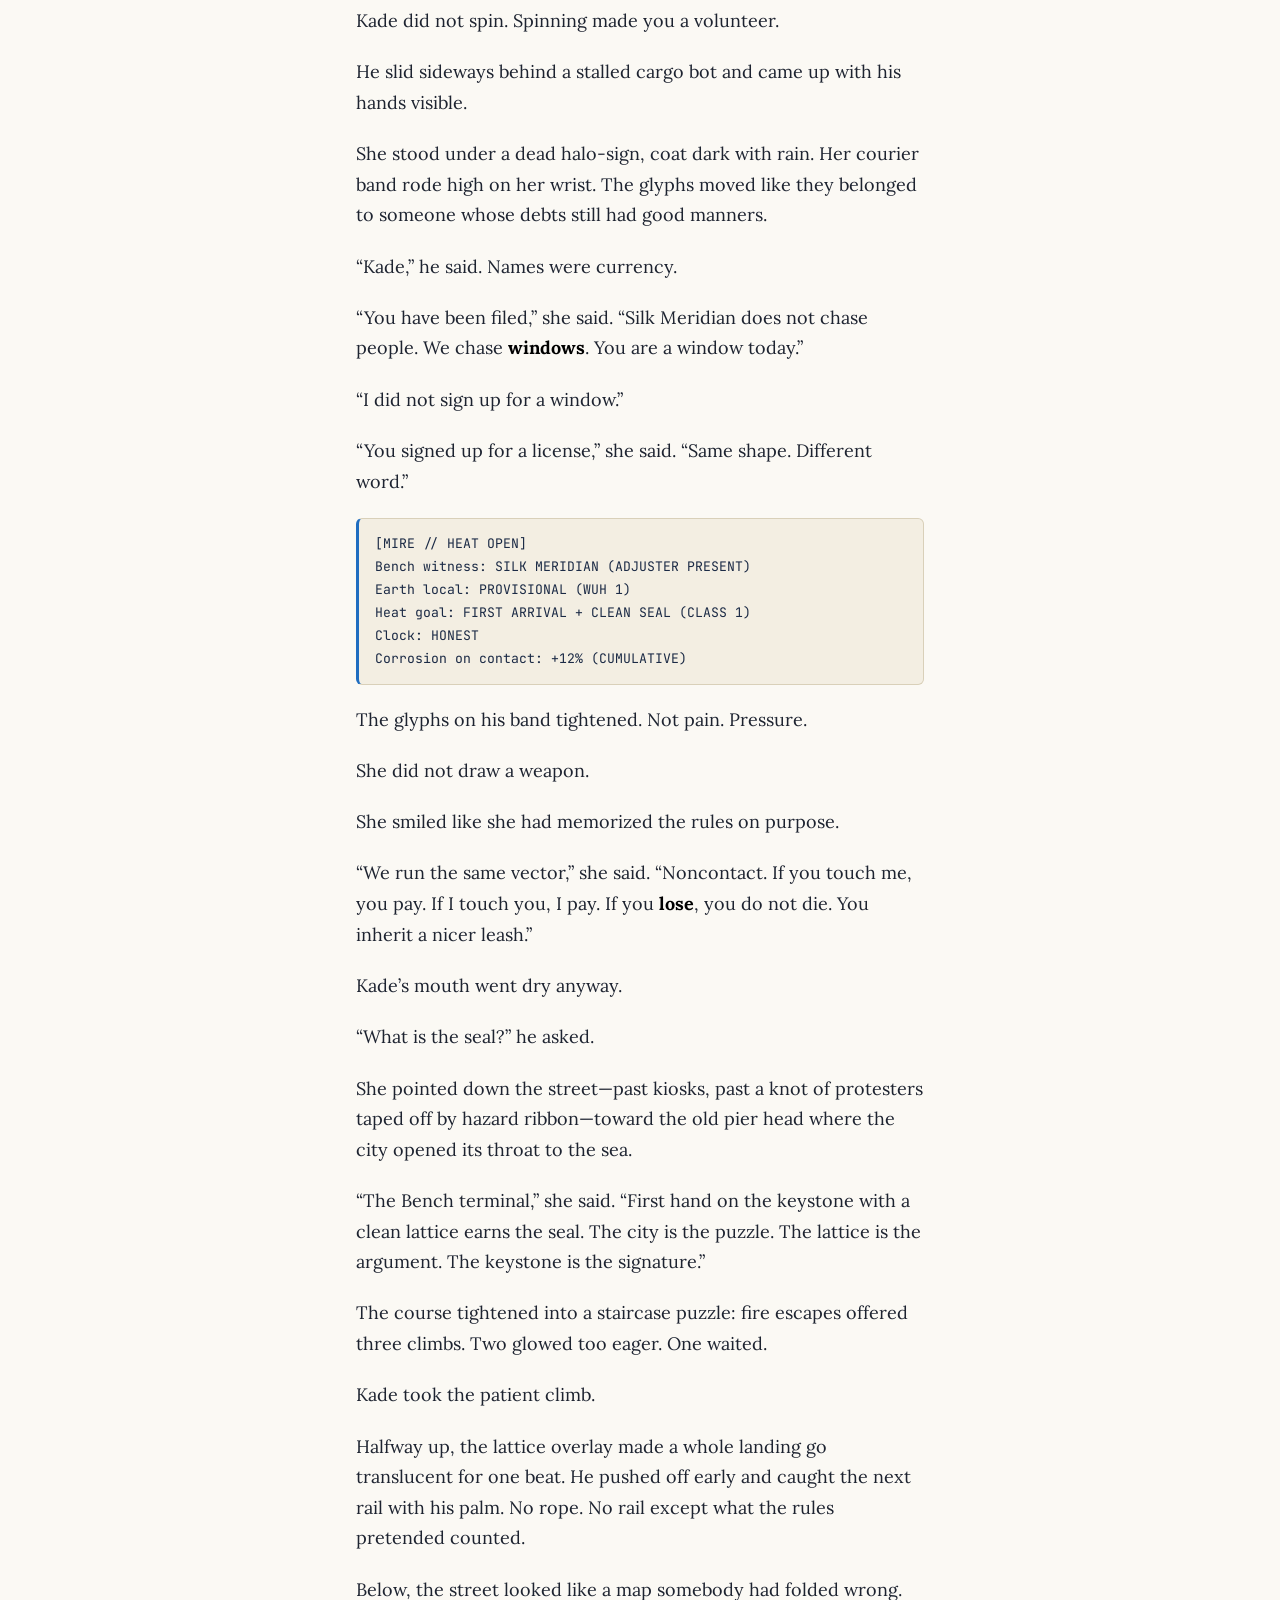
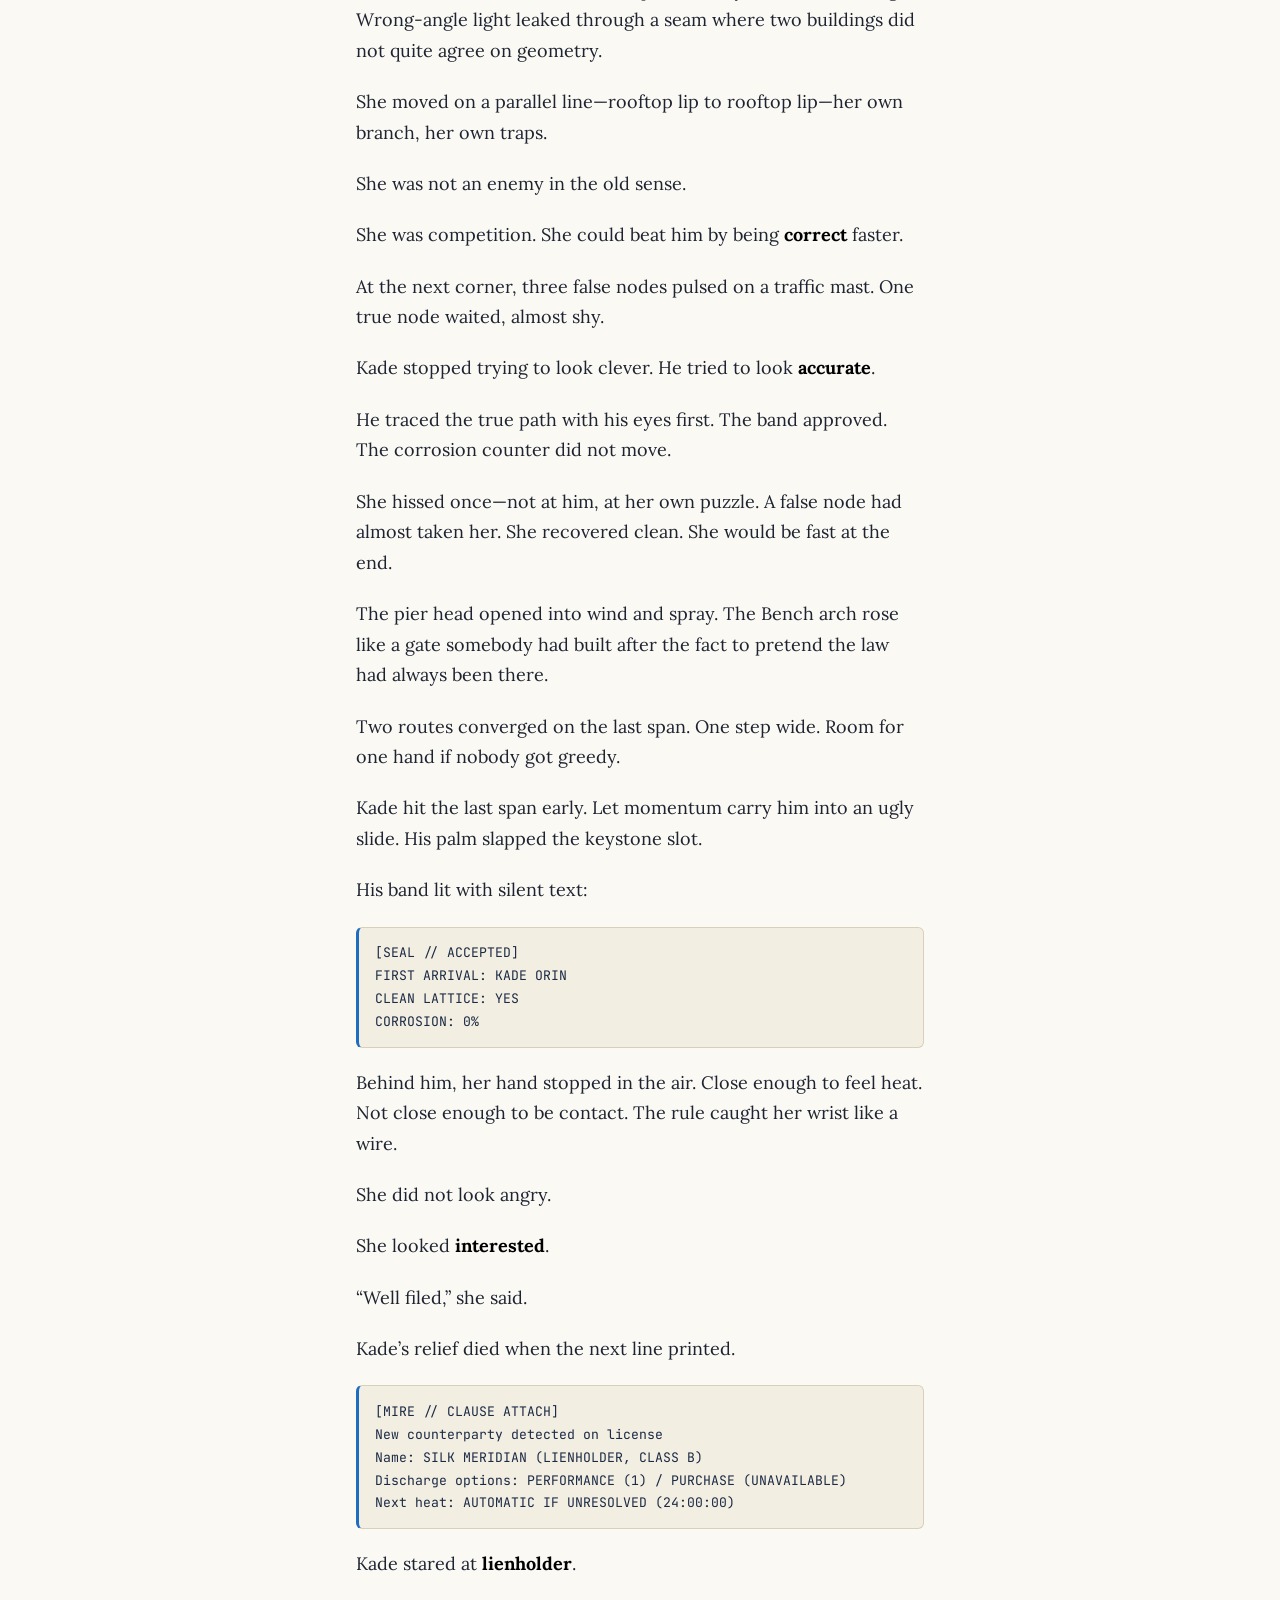
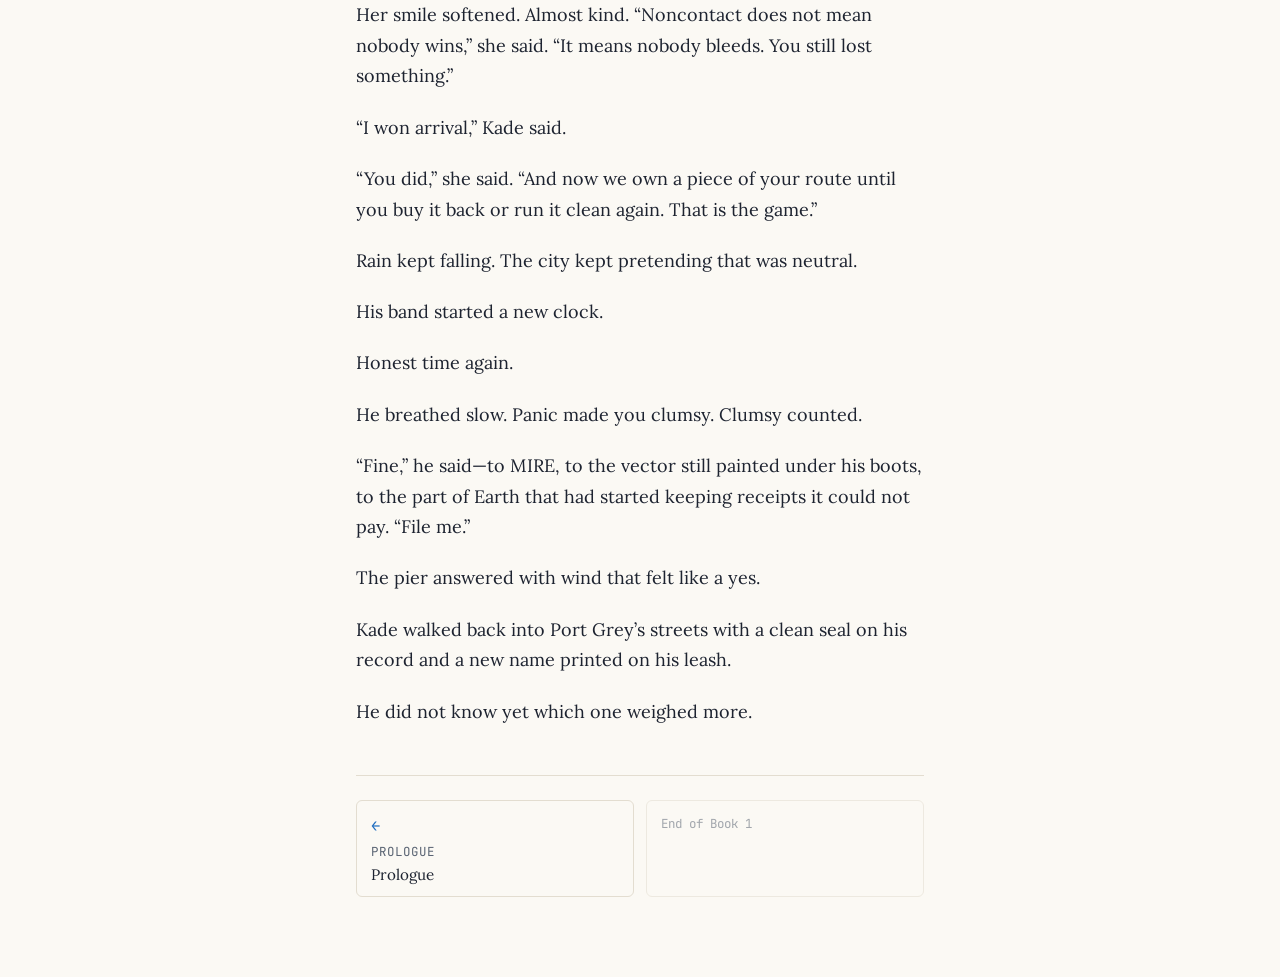
<file: lore/novel/read/ch01.html>
<!DOCTYPE html>
<html lang="en">
<head>
<meta charset="utf-8">
<meta name="viewport" content="width=device-width, initial-scale=1, viewport-fit=cover">
<meta name="color-scheme" content="dark light">
<meta name="description" content="Port Grey hit Kade like a hand on the chest—noise first, then cold rain, then the smell of fried oil and ozone.">
<title>Chapter 1: Honest Clock | Rift Runners, Book 1</title>
<link rel="preconnect" href="https://fonts.googleapis.com">
<link rel="preconnect" href="https://fonts.gstatic.com" crossorigin>
<link href="https://fonts.googleapis.com/css2?family=Lora:ital,wght@0,400;0,500;0,600;0,700;1,400;1,600&family=JetBrains+Mono:wght@400;500&display=swap" rel="stylesheet">
<style>
  :root {
    --bg: #0c0f14;
    --ink: #e6e8ee;
    --muted: #98a0ad;
    --accent: #3b8edf;
    --rule: #1c2230;
    --hud-bg: #11151d;
    --hud-ink: #c7e0ff;
    --hud-border: #1f2a3a;
  }
  * { box-sizing: border-box; }
  html, body { background: var(--bg); color: var(--ink); }
  body {
    margin: 0;
    font-family: "Lora", Georgia, serif;
    font-size: 18px;
    line-height: 1.7;
    -webkit-text-size-adjust: 100%;
  }
  .read-shell {
    max-width: 38rem;
    margin: 0 auto;
    padding: 1.5rem 1.25rem 5rem;
  }
  .read-top {
    display: flex;
    align-items: center;
    justify-content: space-between;
    gap: 1rem;
    margin-bottom: 1.25rem;
    font-family: "JetBrains Mono", ui-monospace, monospace;
    font-size: 0.75rem;
    letter-spacing: 0.08em;
    text-transform: uppercase;
    color: var(--muted);
  }
  .read-top a { color: var(--accent); text-decoration: none; }
  .read-top a:hover { text-decoration: underline; }
  .read-site {
    font-family: "JetBrains Mono", ui-monospace, monospace;
    font-size: 0.72rem;
    letter-spacing: 0.06em;
    text-transform: uppercase;
    border-bottom: 1px solid var(--rule);
    padding: 0.65rem 1.25rem;
    display: flex;
    flex-wrap: wrap;
    gap: 0.65rem 1.1rem;
    justify-content: center;
    background: rgba(0, 0, 0, 0.22);
  }
  .read-site a { color: var(--accent); text-decoration: none; }
  .read-site a:hover { text-decoration: underline; }
  .read-eyebrow {
    font-family: "JetBrains Mono", ui-monospace, monospace;
    font-size: 0.75rem;
    letter-spacing: 0.12em;
    text-transform: uppercase;
    color: var(--muted);
    margin: 0 0 0.5rem;
  }
  .read-title {
    font-family: "Lora", Georgia, serif;
    font-weight: 700;
    font-size: clamp(1.6rem, 1.3rem + 1.6vw, 2.2rem);
    line-height: 1.15;
    margin: 0 0 1.5rem;
    letter-spacing: -0.01em;
  }
  .read-prose p {
    margin: 0 0 1.15em;
  }
  .read-prose strong { color: #fff; }
  .read-prose em { color: #f0c8ff; font-style: italic; }
  .read-prose code,
  .read-prose .read-hud {
    font-family: "JetBrains Mono", ui-monospace, monospace;
    font-size: 0.86em;
    color: var(--hud-ink);
  }
  .read-prose code {
    background: var(--hud-bg);
    border: 1px solid var(--hud-border);
    border-radius: 4px;
    padding: 0.05em 0.35em;
  }
  .read-prose pre.read-hud {
    background: var(--hud-bg);
    border: 1px solid var(--hud-border);
    border-left: 3px solid var(--accent);
    border-radius: 6px;
    padding: 0.85rem 1rem;
    margin: 1.25rem 0;
    overflow-x: auto;
    line-height: 1.5;
    font-size: 0.85em;
  }
  .read-prose pre.read-hud code {
    background: transparent;
    border: 0;
    padding: 0;
  }
  .read-prose hr.read-rule {
    border: 0;
    border-top: 1px solid var(--rule);
    margin: 2.25rem auto;
    width: 4rem;
  }
  .read-panel {
    margin: 1.75rem -0.5rem;
    text-align: center;
  }
  .read-panel img {
    display: block;
    width: 100%;
    height: auto;
    border-radius: 6px;
    border: 1px solid var(--rule);
    background: #000;
  }
  .read-panel figcaption {
    margin-top: 0.45rem;
    font-family: "JetBrains Mono", ui-monospace, monospace;
    font-size: 0.72rem;
    letter-spacing: 0.1em;
    text-transform: uppercase;
    color: var(--muted);
  }
  .read-nav {
    display: grid;
    grid-template-columns: 1fr 1fr;
    gap: 0.75rem;
    margin-top: 3rem;
    padding-top: 1.5rem;
    border-top: 1px solid var(--rule);
    font-family: "JetBrains Mono", ui-monospace, monospace;
    font-size: 0.78rem;
  }
  .read-nav__link {
    display: flex;
    flex-direction: column;
    gap: 0.15rem;
    padding: 0.75rem 0.9rem;
    border: 1px solid var(--rule);
    border-radius: 6px;
    text-decoration: none;
    color: var(--ink);
    background: rgba(255,255,255,0.02);
  }
  .read-nav__link:hover { border-color: var(--accent); }
  .read-nav__link--next { text-align: right; align-items: flex-end; }
  .read-nav__link--disabled { color: var(--muted); opacity: 0.55; }
  .read-nav__arrow { color: var(--accent); font-size: 0.95rem; }
  .read-nav__chapno {
    letter-spacing: 0.08em;
    text-transform: uppercase;
    color: var(--muted);
  }
  .read-nav__title {
    font-family: "Lora", Georgia, serif;
    font-size: 0.95rem;
    line-height: 1.25;
    color: var(--ink);
  }
  @media (max-width: 480px) {
    body { font-size: 17px; }
    .read-shell { padding: 1rem 1rem 4rem; }
    .read-nav { grid-template-columns: 1fr; }
    .read-nav__link--next { text-align: left; align-items: flex-start; }
  }
  @media (prefers-color-scheme: light) {
    :root {
      --bg: #fbf9f4;
      --ink: #1d2330;
      --muted: #5a6473;
      --accent: #1f6dc0;
      --rule: #e3ddd0;
      --hud-bg: #f3eee2;
      --hud-ink: #1b2a45;
      --hud-border: #d9d0b9;
    }
    .read-prose strong { color: #000; }
    .read-prose em { color: #6a2390; }
  }
</style>
</head>
<body>
  <nav class="read-site" aria-label="Rift Runners site">
    <a href="/lore/novel/index.html">Graphic novel (comic)</a>
    <a href="https://www.makko.ai/" target="_blank" rel="noopener noreferrer">Build your game</a>
    <a href="/">Dev hub</a>
  </nav>
  <main class="read-shell">
    <nav class="read-top" aria-label="Reader navigation">
      <a href="index.html">&larr; Chapters</a>
      <span>Chapter 1 · 2 parts</span>
    </nav>
    <p class="read-eyebrow">The Crossing License · Book 1 · Chapter 1</p>
    <h1 class="read-title">Honest Clock</h1>
    <article class="read-prose">
<p>Port Grey hit Kade like a hand on the chest—noise first, then cold rain, then the smell of fried oil and ozone.</p>
<p>His courier band had stopped itching.</p>
<p>That was worse.</p>
<p>Itch meant nerves still worked. Now the band sat on his skin like a clock that had learned a language he never agreed to speak.</p>
<pre class="read-hud"><code>[MIRE // RECONCILE COMPLETE]
Crossing license: ACTIVE (PROVISIONAL)
Binding clause: LOCAL HEAT REQUIRED WITHIN 36:00:00 (HONEST)
Failure mode: FORFEIT + SILENCE (72:00:00)
Next vector: EARTH // PORT GREY // PIER 7 (CLASS 1)
Mode: NONCONTACT
Reminder: violence corrodes claim. be clever.</code></pre>
<p>Kade read <strong>be clever</strong> off a shutter tag as he cut through a night-market alley. Someone had painted it like a dare.</p>
<p>The street vector had already started without asking him if he was sentimental.</p>
<p>MIRE painted the course in layers only his band could parse cleanly: a <strong>true line</strong> along cracked asphalt, false cousins on the wet brick beside it, a rotating kiosk that showed three door icons and only one real door when the cycle hit <strong>honest</strong>.</p>
<p>Kade ran the true line.</p>
<p>A vendor’s awning tried to become a wall for one beat. He ducked early. The band liked early.</p>
<p><strong>TOLERANCE OK</strong> flashed. He hated that it felt like praise.</p>
<p>At the next junction, two alleys looked identical until you noticed the gutter grate: one had a hairline seam of wrong light. The Rift’s fingerprint. He took that alley.</p>
<p>Gravity tilted on the third step. Not enough to fall. Enough to remind him his body was borrowed.</p>
<p>His band counted honest seconds in the corner of his vision. No discounts.</p>
<p>Footsteps behind him matched his cadence without copying it. Not quiet. Sure.</p>
<p>“Orin,” a woman said. Her voice carried over rain and drone rotors like it had priority routing.</p>
<p>Kade did not spin. Spinning made you a volunteer.</p>
<p>He slid sideways behind a stalled cargo bot and came up with his hands visible.</p>
<p>She stood under a dead halo-sign, coat dark with rain. Her courier band rode high on her wrist. The glyphs moved like they belonged to someone whose debts still had good manners.</p>
<p>“Kade,” he said. Names were currency.</p>
<p>“You have been filed,” she said. “Silk Meridian does not chase people. We chase <strong>windows</strong>. You are a window today.”</p>
<p>“I did not sign up for a window.”</p>
<p>“You signed up for a license,” she said. “Same shape. Different word.”</p>
<pre class="read-hud"><code>[MIRE // HEAT OPEN]
Bench witness: SILK MERIDIAN (ADJUSTER PRESENT)
Earth local: PROVISIONAL (WUH 1)
Heat goal: FIRST ARRIVAL + CLEAN SEAL (CLASS 1)
Clock: HONEST
Corrosion on contact: +12% (CUMULATIVE)</code></pre>
<p>The glyphs on his band tightened. Not pain. Pressure.</p>
<p>She did not draw a weapon.</p>
<p>She smiled like she had memorized the rules on purpose.</p>
<p>“We run the same vector,” she said. “Noncontact. If you touch me, you pay. If I touch you, I pay. If you <strong>lose</strong>, you do not die. You inherit a nicer leash.”</p>
<p>Kade’s mouth went dry anyway.</p>
<p>“What is the seal?” he asked.</p>
<p>She pointed down the street—past kiosks, past a knot of protesters taped off by hazard ribbon—toward the old pier head where the city opened its throat to the sea.</p>
<p>“The Bench terminal,” she said. “First hand on the keystone with a clean lattice earns the seal. The city is the puzzle. The lattice is the argument. The keystone is the signature.”</p>
<p>The course tightened into a staircase puzzle: fire escapes offered three climbs. Two glowed too eager. One waited.</p>
<p>Kade took the patient climb.</p>
<p>Halfway up, the lattice overlay made a whole landing go translucent for one beat. He pushed off early and caught the next rail with his palm. No rope. No rail except what the rules pretended counted.</p>
<p>Below, the street looked like a map somebody had folded wrong. Wrong-angle light leaked through a seam where two buildings did not quite agree on geometry.</p>
<p>She moved on a parallel line—rooftop lip to rooftop lip—her own branch, her own traps.</p>
<p>She was not an enemy in the old sense.</p>
<p>She was competition. She could beat him by being <strong>correct</strong> faster.</p>
<p>At the next corner, three false nodes pulsed on a traffic mast. One true node waited, almost shy.</p>
<p>Kade stopped trying to look clever. He tried to look <strong>accurate</strong>.</p>
<p>He traced the true path with his eyes first. The band approved. The corrosion counter did not move.</p>
<p>She hissed once—not at him, at her own puzzle. A false node had almost taken her. She recovered clean. She would be fast at the end.</p>
<p>The pier head opened into wind and spray. The Bench arch rose like a gate somebody had built after the fact to pretend the law had always been there.</p>
<p>Two routes converged on the last span. One step wide. Room for one hand if nobody got greedy.</p>
<p>Kade hit the last span early. Let momentum carry him into an ugly slide. His palm slapped the keystone slot.</p>
<p>His band lit with silent text:</p>
<pre class="read-hud"><code>[SEAL // ACCEPTED]
FIRST ARRIVAL: KADE ORIN
CLEAN LATTICE: YES
CORROSION: 0%</code></pre>
<p>Behind him, her hand stopped in the air. Close enough to feel heat. Not close enough to be contact. The rule caught her wrist like a wire.</p>
<p>She did not look angry.</p>
<p>She looked <strong>interested</strong>.</p>
<p>“Well filed,” she said.</p>
<p>Kade’s relief died when the next line printed.</p>
<pre class="read-hud"><code>[MIRE // CLAUSE ATTACH]
New counterparty detected on license
Name: SILK MERIDIAN (LIENHOLDER, CLASS B)
Discharge options: PERFORMANCE (1) / PURCHASE (UNAVAILABLE)
Next heat: AUTOMATIC IF UNRESOLVED (24:00:00)</code></pre>
<p>Kade stared at <strong>lienholder</strong>.</p>
<p>Her smile softened. Almost kind. “Noncontact does not mean nobody wins,” she said. “It means nobody bleeds. You still lost something.”</p>
<p>“I won arrival,” Kade said.</p>
<p>“You did,” she said. “And now we own a piece of your route until you buy it back or run it clean again. That is the game.”</p>
<p>Rain kept falling. The city kept pretending that was neutral.</p>
<p>His band started a new clock.</p>
<p>Honest time again.</p>
<p>He breathed slow. Panic made you clumsy. Clumsy counted.</p>
<p>“Fine,” he said—to MIRE, to the vector still painted under his boots, to the part of Earth that had started keeping receipts it could not pay. “File me.”</p>
<p>The pier answered with wind that felt like a yes.</p>
<p>Kade walked back into Port Grey’s streets with a clean seal on his record and a new name printed on his leash.</p>
<p>He did not know yet which one weighed more.</p>
    </article>
    <nav class="read-nav" aria-label="Chapter navigation">
      <a class="read-nav__link read-nav__link--prev" href="ch00.html"><span class="read-nav__arrow">&larr;</span> <span class="read-nav__chapno">Prologue</span> <span class="read-nav__title">Prologue</span></a>
      <span class="read-nav__link read-nav__link--disabled">End of Book 1</span>
    </nav>
  </main>
</body>
</html>
</file>
